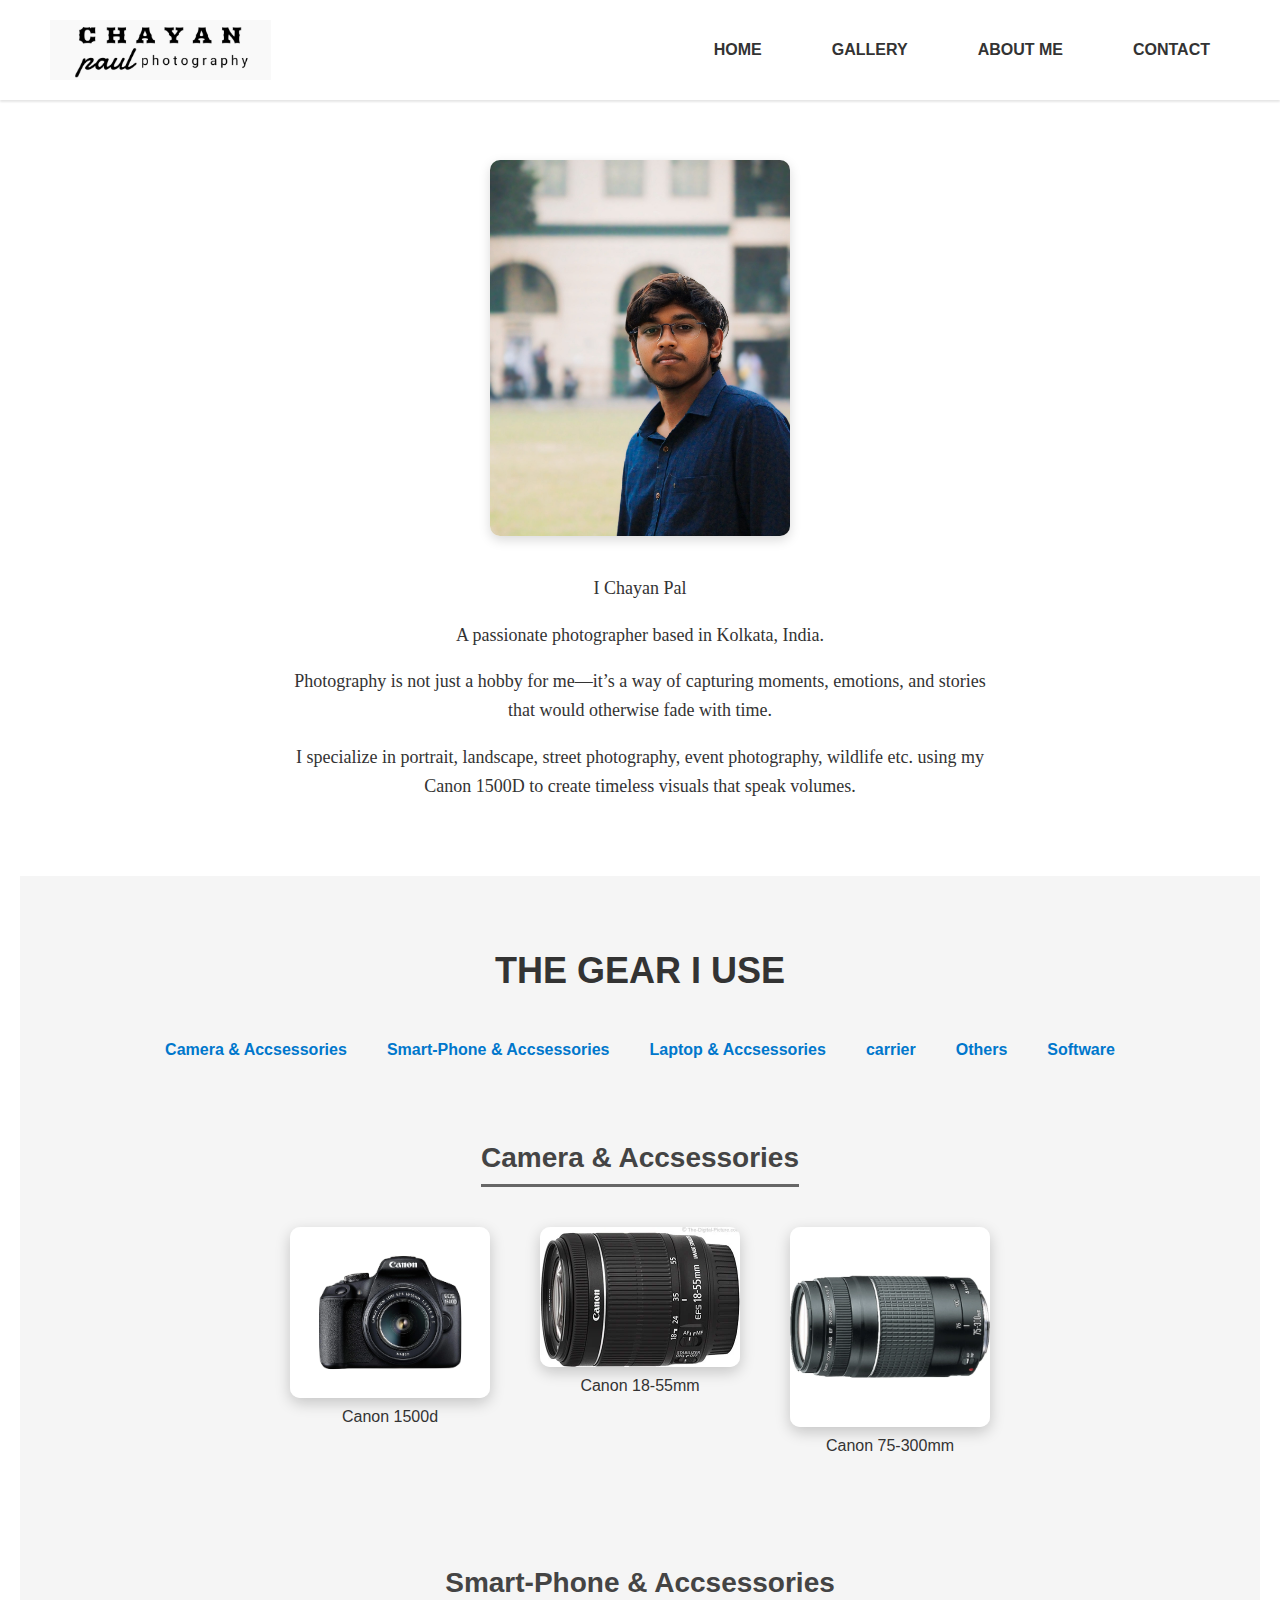
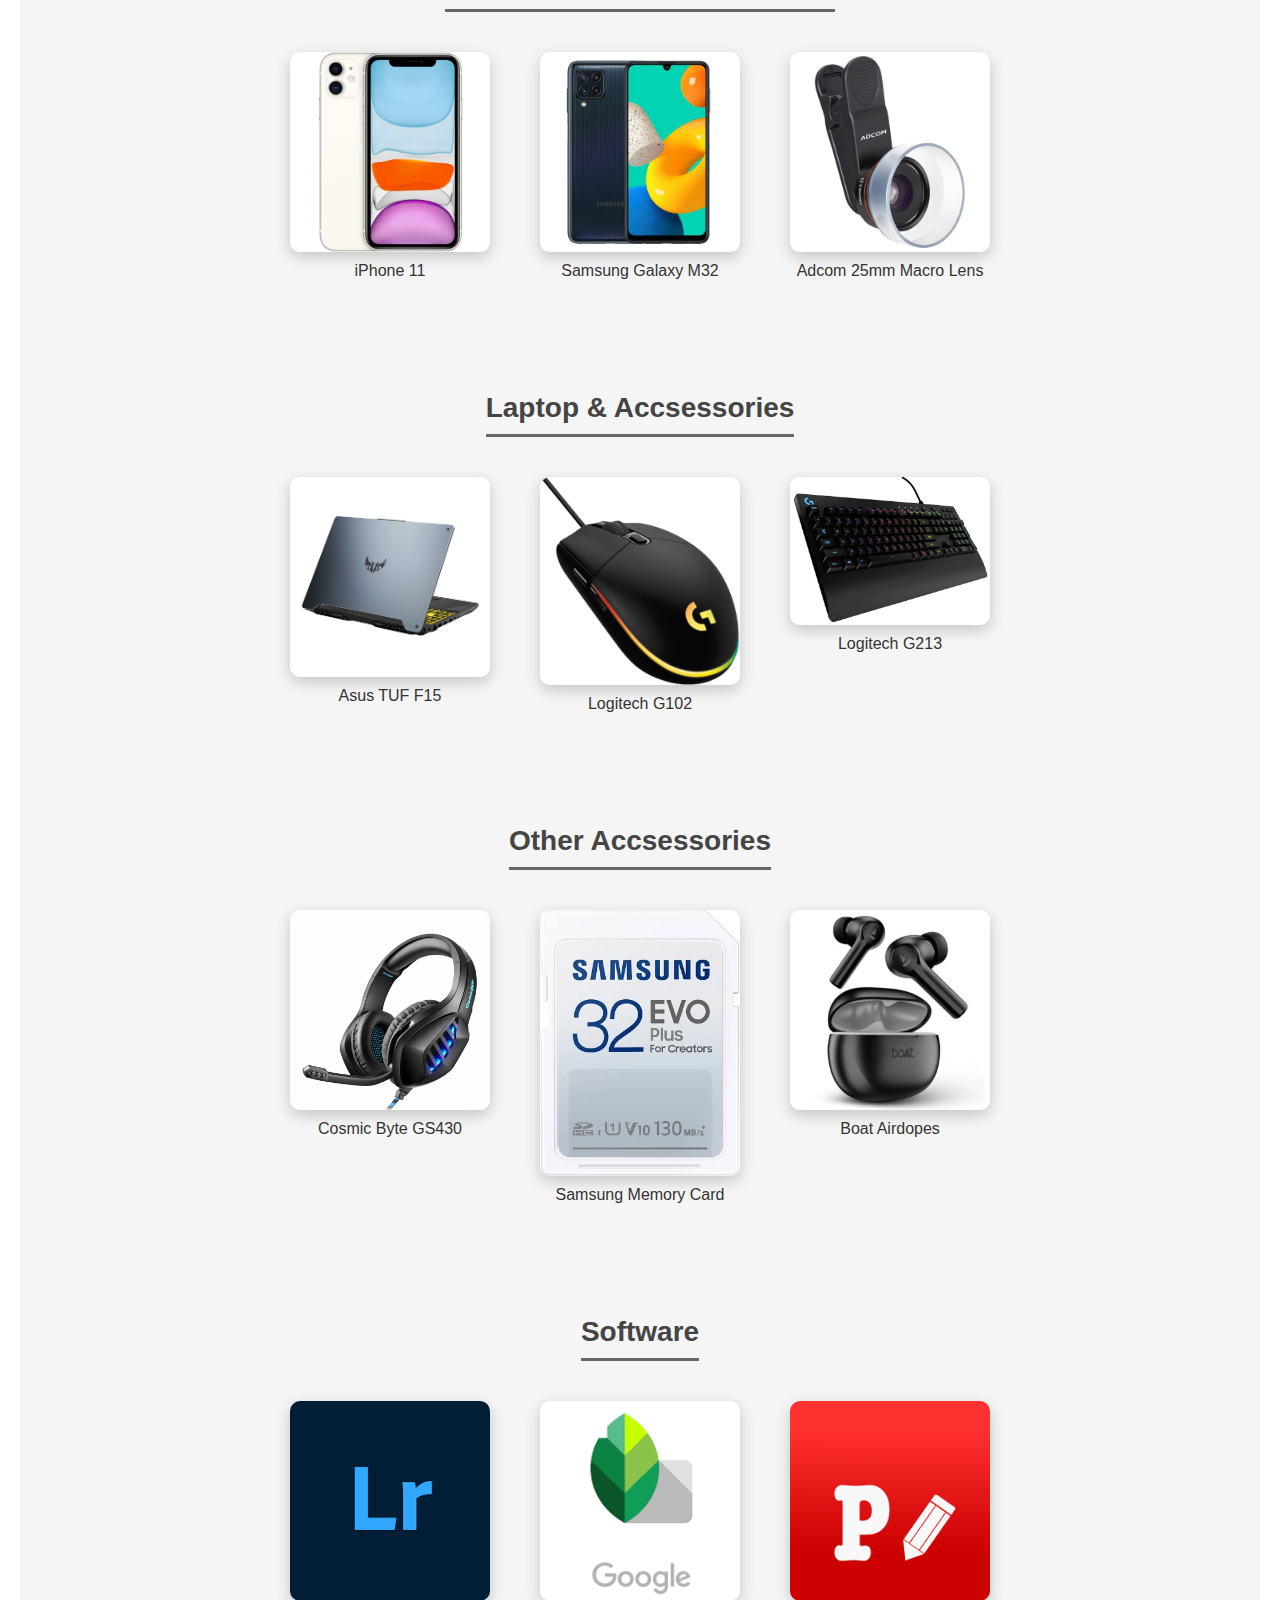
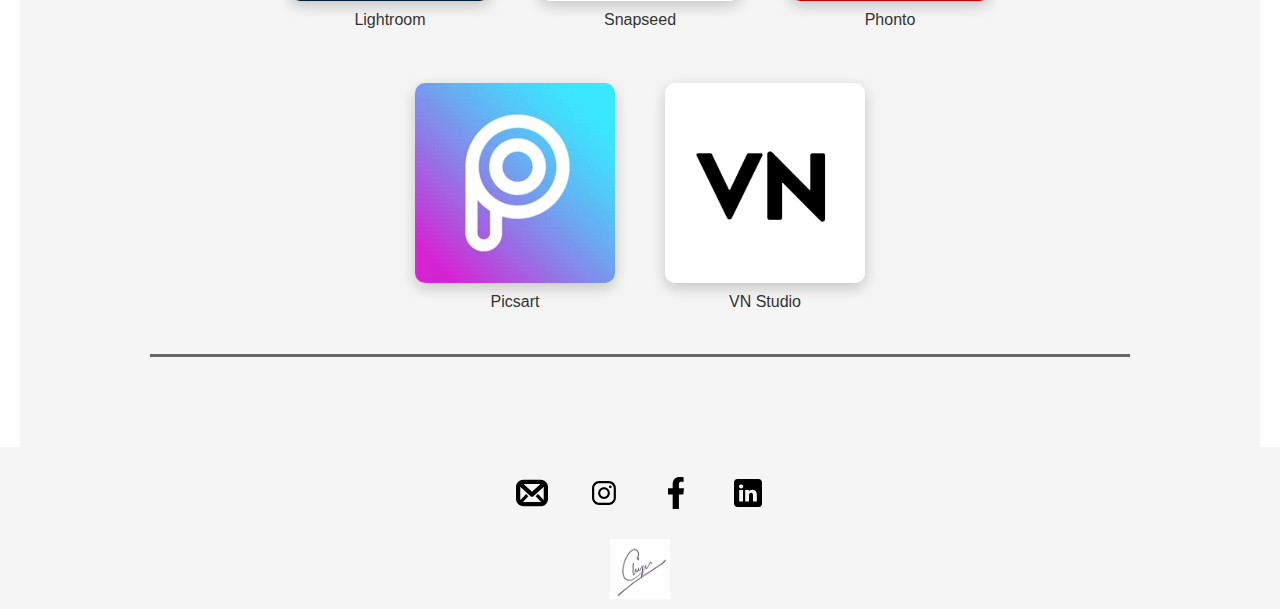
<file: about.html>
<html>
    <head>
         <link rel="stylesheet" href="about.css"> 
         <link rel="icon" type="image/jpg" href="fav.jpg">
    </head>
    <body>        
        <div id="site">
            <div id="canvas">
                <div id="header-wrapper">
                    <header class="main-header">
                        <div class="logo">
                        <a href="home.html">
                            <img src="home/ori.jpg">
                        </a>
                        </div>
                        <div id="navigation">
                            <nav>
                                <ul>
                                    <li><a href="home.html">HOME</a></li>
                                    <li><a href="gallery.html">GALLERY</a></li>
                                    <li><a href="about.html">ABOUT ME</a></li>
                                    <li><a href="#footer">CONTACT</a></li>
                                </ul>
                            </nav>
                        </div>
                    </header>
                </div>
                <div id="about" class="about-img">
                    <div class="about-image">
                        <img src="aboutpic.jpg" id="ab-img" alt="About Image">
                    </div>
                    <div class="about-text">
                        <p>I Chayan Pal</p>
                        <p>A passionate photographer based in Kolkata, India.</p>
                        <p>Photography is not just a hobby for me—it’s a way of capturing moments, emotions, and stories that would otherwise fade with time.</p>
                        <p>I specialize in portrait, landscape, street photography, event photography, wildlife etc. using my Canon 1500D to create timeless visuals that speak volumes.</p>
                    </div>
                </div>
                <div id="gear">
                    <div>
                        <div class="mygear">
                            <h1>
                                THE GEAR I USE
                                <div>
                                    <nav id="navi">
                                        <ul>
                                            <li><a href="#f">Camera & Accsessories</a></li>
                                            <li><a href="#f2">Smart-Phone & Accsessories</a></li>
                                            <li><a href="#f3">Laptop & Accsessories</a></li>
                                            <li><a href="">carrier</a></li>
                                            <li><a href="#f4">Others</a></li>
                                            <li><a href="#f5">Software</a></li>
                                        </ul>
                                    </nav>
                                </div>
                                <div id="f">
                                    <h1>Camera & Accsessories</h1>
                                    <div>
                                    <div class="img-container"><a href="https://www.flipkart.com/canon-eos-1500d-dslr-camera-body-18-55-mm-ii-lens/p/itm033175ceb4ddd?pid=DLLFAEWE22ZAERXG&lid=LSTDLLFAEWE22ZAERXGWRV3XA&marketplace=FLIPKART&q=canon+1500d&store=jek%2Fp31%2Ftrv&srno=s_1_1&otracker=AS_QueryStore_OrganicAutoSuggest_1_8_na_na_na&otracker1=AS_QueryStore_OrganicAutoSuggest_1_8_na_na_na&fm=organic&iid=dfb6ff63-f468-46f9-9eb9-61ec866c15de.DLLFAEWE22ZAERXG.SEARCH&ppt=pp&ppn=pp&ssid=voxszpdsuo0000001745578349514&qH=c2a86f95fb938cd0"><img src="about/1500d.webp"></a><h2>Canon 1500d</h2></div>
                                    <div class="img-container"><a href="https://www.amazon.in/Canon-18-55mm-3-5-5-6-II-White/dp/B009P6BXR4/ref=sr_1_1?crid=1UF0AQYHLQFGG&dib=eyJ2IjoiMSJ9.[base64].65DR3Tq2rJ793M5jRej2hEHrCt8VKHJQZa6yJtZnSIk&dib_tag=se&keywords=canon+18-55mm+lens&nsdOptOutParam=true&qid=1745578470&sprefix=canon+18-55%2Caps%2C306&sr=8-1"><img src="about/18-55.webp"></a><h2>Canon 18-55mm </h2></div>
                                    <div class="img-container"><a href="https://www.amazon.in/Canon-75-300-4-5-6-Telephoto-Cameras/dp/B00004THD0/ref=sr_1_4?crid=1UF0AQYHLQFGG&dib=eyJ2IjoiMSJ9.[base64].65DR3Tq2rJ793M5jRej2hEHrCt8VKHJQZa6yJtZnSIk&dib_tag=se&keywords=canon%2B18-55mm%2Blens&nsdOptOutParam=true&qid=1745578470&sprefix=canon%2B18-55%2Caps%2C306&sr=8-4&th=1 "><img src="about/75-300.webp"></a><h2>Canon 75-300mm </h2></div>
                                </div>
                            </div>
                                <div id="f2">
                                    <h1>Smart-Phone & Accsessories</h1>
                                    <div>
                                    <div class="img-container"><a href="https://www.flipkart.com/apple-iphone-11-white-64-gb/p/itmfc6a7091eb20b?pid=MOBFWQ6BVWVEH3XE&lid=LSTMOBFWQ6BVWVEH3XEMXQMLO&marketplace=FLIPKART"><img src="about/Apple-iPhone-11-White-ps1.webp"></a><h2>iPhone 11</h2></div>
                                    <div class="img-container"><a href="https://www.flipkart.com/samsung-galaxy-m32-black-128-gb/p/itm77d1ed8f6add7?pid=MOBGHDXF5NSPFNUY&lid=LSTMOBGHDXF5NSPFNUYGYU6DR&marketplace=FLIPKART&q=samsung+galaxy+m32+4g&store=tyy%2F4io&srno=s_1_2&otracker=AS_QueryStore_OrganicAutoSuggest_2_18_na_na_ps&otracker1=AS_QueryStore_OrganicAutoSuggest_2_18_na_na_ps&fm=Search&iid=8d71f563-f920-4965-9eea-d6186e7edfdc.MOBGHDXF5NSPFNUY.SEARCH&ppt=None&ppn=None&ssid=weveom6yow0000001745578679069&qH=929f8a429cb3b98f"><img src="about/m32.webp"></a><h2>Samsung Galaxy M32</h2></div>
                                    <div class="img-container"><a href="https://www.amazon.in/Adcom-Professional-Photography-Compatible-Smartphones/dp/B07PDMDCWV/ref=sr_1_1_sspa?crid=37SJ0ALUJK3SH&dib=eyJ2IjoiMSJ9.YzVJGAf-re7kuxfyyGj5Z034BCD-g9yCO_HBiGA3m36Y6oqPIiDIUqjZiOS2Ag1Os3pstUWgC67daCdzzK6e24yUTqF8A_GghTn6v_8WHJMK70U0fOsUQhzFHQ-yY7oh.aCk5MTo76QsjrvVNtzSmEPkezwbFqyAIntJ9hepV9fM&dib_tag=se&keywords=adcom+25mm&qid=1745578771&sprefix=adcom+25%2Caps%2C316&sr=8-1-spons&sp_csd=d2lkZ2V0TmFtZT1zcF9hdGY&psc=1"><img src="about/adcom.jpg"></a><h2>Adcom 25mm Macro Lens</h2></div>
                                </div>
                            </div>
                                <div id="f3">
                                    <h1>Laptop & Accsessories</h1>
                                    <div>
                                    <div class="img-container"><a href="https://www.amazon.in/ASUS-15-6-inch-i5-10300H-SSDWindows-FX566LH-BQ275T/dp/B096VJ2J4P/ref=sr_1_5?crid=1V1VEDOQ8FZOI&dib=eyJ2IjoiMSJ9.[base64].mNzgLwtWBYnjvZKSM34nACwZA-uysENFwH-oOI-fRf8&dib_tag=se&keywords=asus+tuf+f15+gtx+1650+ti&nsdOptOutParam=true&qid=1745578854&sprefix=asus+tuf+f15+gtx%2Caps%2C291&sr=8-5"><img src="about/laptop.jpg"></a><h2>Asus TUF F15</h2></div>
                                    <div class="img-container"><a href="https://www.amazon.in/Logitech-G102-Customizable-Lighting-Programmable/dp/B08LT9BMPP/ref=sr_1_3?crid=3AVD8K1SEATRE&dib=eyJ2IjoiMSJ9.[base64].nV32WJyvJsI1e_MsamHzI4nJPzHaB44NBiya1M2nR50&dib_tag=se&keywords=logitech%2Bg102%2Bmouse&qid=1745578918&sprefix=logitech%2Caps%2C247&sr=8-3&th=1"><img src="about/logi-mouse.jpg"></a><h2>Logitech G102</h2></div>
                                    <div class="img-container"><a href="https://www.amazon.in/Logitech-LIGHTSYNC-Spill-Resistant-Customizable-Multi-Media/dp/B01K48R5V4/ref=sr_1_3?crid=131HNR6GY6IBC&dib=eyJ2IjoiMSJ9.[base64].eJqrwFILquVtCGFHgWwYsUwU0sNYvh-hJAMJYhYQ2y4&dib_tag=se&keywords=logitech%2Bg213&qid=1745578949&sprefix=logitech%2Bg21%2Caps%2C293&sr=8-3&th=1"><img src="about/keyboard.jpg"></a><h2>Logitech G213</h2></div>
                                </div>
                            </div>
                                <div id="f4">
                                    <h1>Other Accsessories</h1>
                                    <div>
                                    <div class="img-container"><a href="https://www.amazon.in/Cosmic-Byte-GS430-Microphone-Black/dp/B0859KTNZ8/ref=sr_1_1_sspa?crid=1YFX9FNQ90N6X&dib=eyJ2IjoiMSJ9.[base64].8FXCRRU5Nh2GhFMaYxh-AKNfjp0U26Bjc_6JvahhTMk&dib_tag=se&keywords=cosmic+byte+gs430&qid=1745578981&sprefix=cosmic+byte+gs%2Caps%2C281&sr=8-1-spons&sp_csd=d2lkZ2V0TmFtZT1zcF9hdGY&psc=1"><img src="about/GS430-BLUE.jpg"></a><h2>Cosmic Byte GS430</h2></div>
                                    <div class="img-container"><a href="https://www.flipkart.com/samsung-evo-plus-64-gb-microsdxc-class-10-130-mb-s-memory-card/p/itmcb599cd8a1f60?pid=ACCG9NPXHEGZ2YK8&lid=LSTACCG9NPXHEGZ2YK81MI55U&marketplace=FLIPKART"><img src="about/sdcard.webp"></a><h2>Samsung Memory Card</h2></div>
                                    <div class="img-container"><a href="https://www.flipkart.com/boat-airdopes-supreme-w-4-mics-ai-enx-tech-50-hrs-playback-multi-point-connectivity-bluetooth/p/itm47a93966ad11e?pid=ACCGWU2ABQ3EAUM8&lid=LSTACCGWU2ABQ3EAUM8BCMNOE&marketplace=FLIPKART"><img src="about/airdope-supreme.webp"></a><h2>Boat Airdopes</h2></div>
                                </div>
                            </div>
                                <div id="f5">
                                    <h1>Software</h1>
                                    <div>
                                        <div class="img-container"><img src="about/lightroom.png"><h2>Lightroom</h2></div>
                                        <div class="img-container"><img src="about/snapseed.png"><h2>Snapseed</h2></div>
                                        <div class="img-container"><img src="about/phonto.png"><h2>Phonto</h2></div>
                                   </div>
                                   <div>
                                        <div class="img-container"><img src="about/picsrt.webp"><h2>Picsart</h2></div>
                                        <div class="img-container"><img src="about/vn.png"><h2>VN Studio</h2></div>
                                   </div>
                                </div> 
                            </h1>
                        </div>
                    </div>
                </div>
                <div id="footer">
                    <footer class="footer">
                        <div class="footer-icons">
                            <a href="mailto:palc74277@gmail.com" target="_blank">
                                <img src="icons/email-svgrepo-com.svg" alt="Email" class="footer-icon">
                            </a>
                            <a href="https://www.instagram.com/paul.shutterbug?igsh=NXc1aW14c2htNmQ2" target="_blank">
                                <img src="icons/instagram-logo-facebook-2-svgrepo-com.svg" alt="Instagram" class="footer-icon">
                            </a>
                            <a href="https://www.facebook.com/chayan.chootu?mibextid=ZbWKwL" target="_blank">
                                <img src="icons/facebook-176-svgrepo-com.svg" alt="Facebook" class="footer-icon">
                            </a>
                            <a href="https://www.linkedin.com/in/chayan-pal-580058260/" target="_blank">
                                <img src="icons/internet-linkedln-media-svgrepo-com.svg" alt="LinkedIn" class="footer-icon">
                            </a>
                        </div>
                        <div class="signature">
                            <a href="" target="blank">
                                <img src="home/ss.jpg" class="sign-img">
                            </a>
                        </div>
                    </footer>
                </div>
            </div>
        </div>
    </body>
</html>
</file>
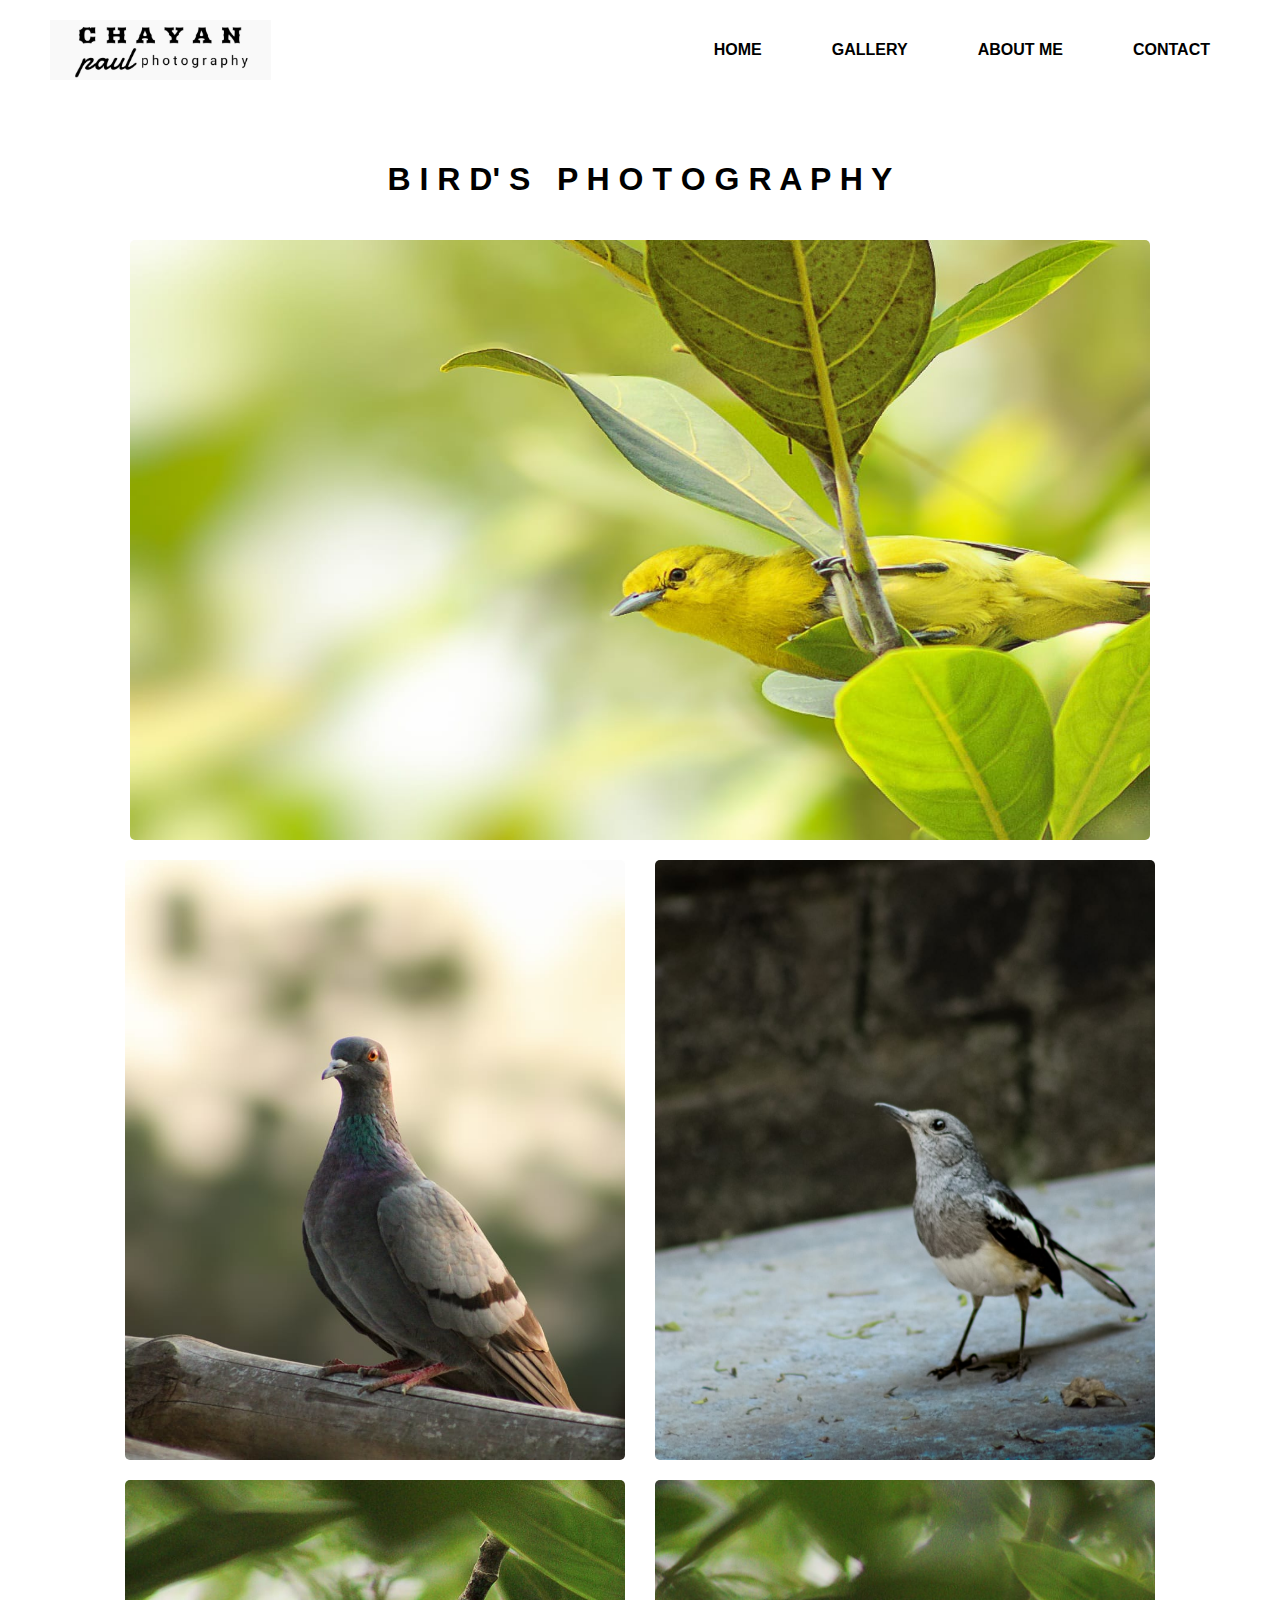
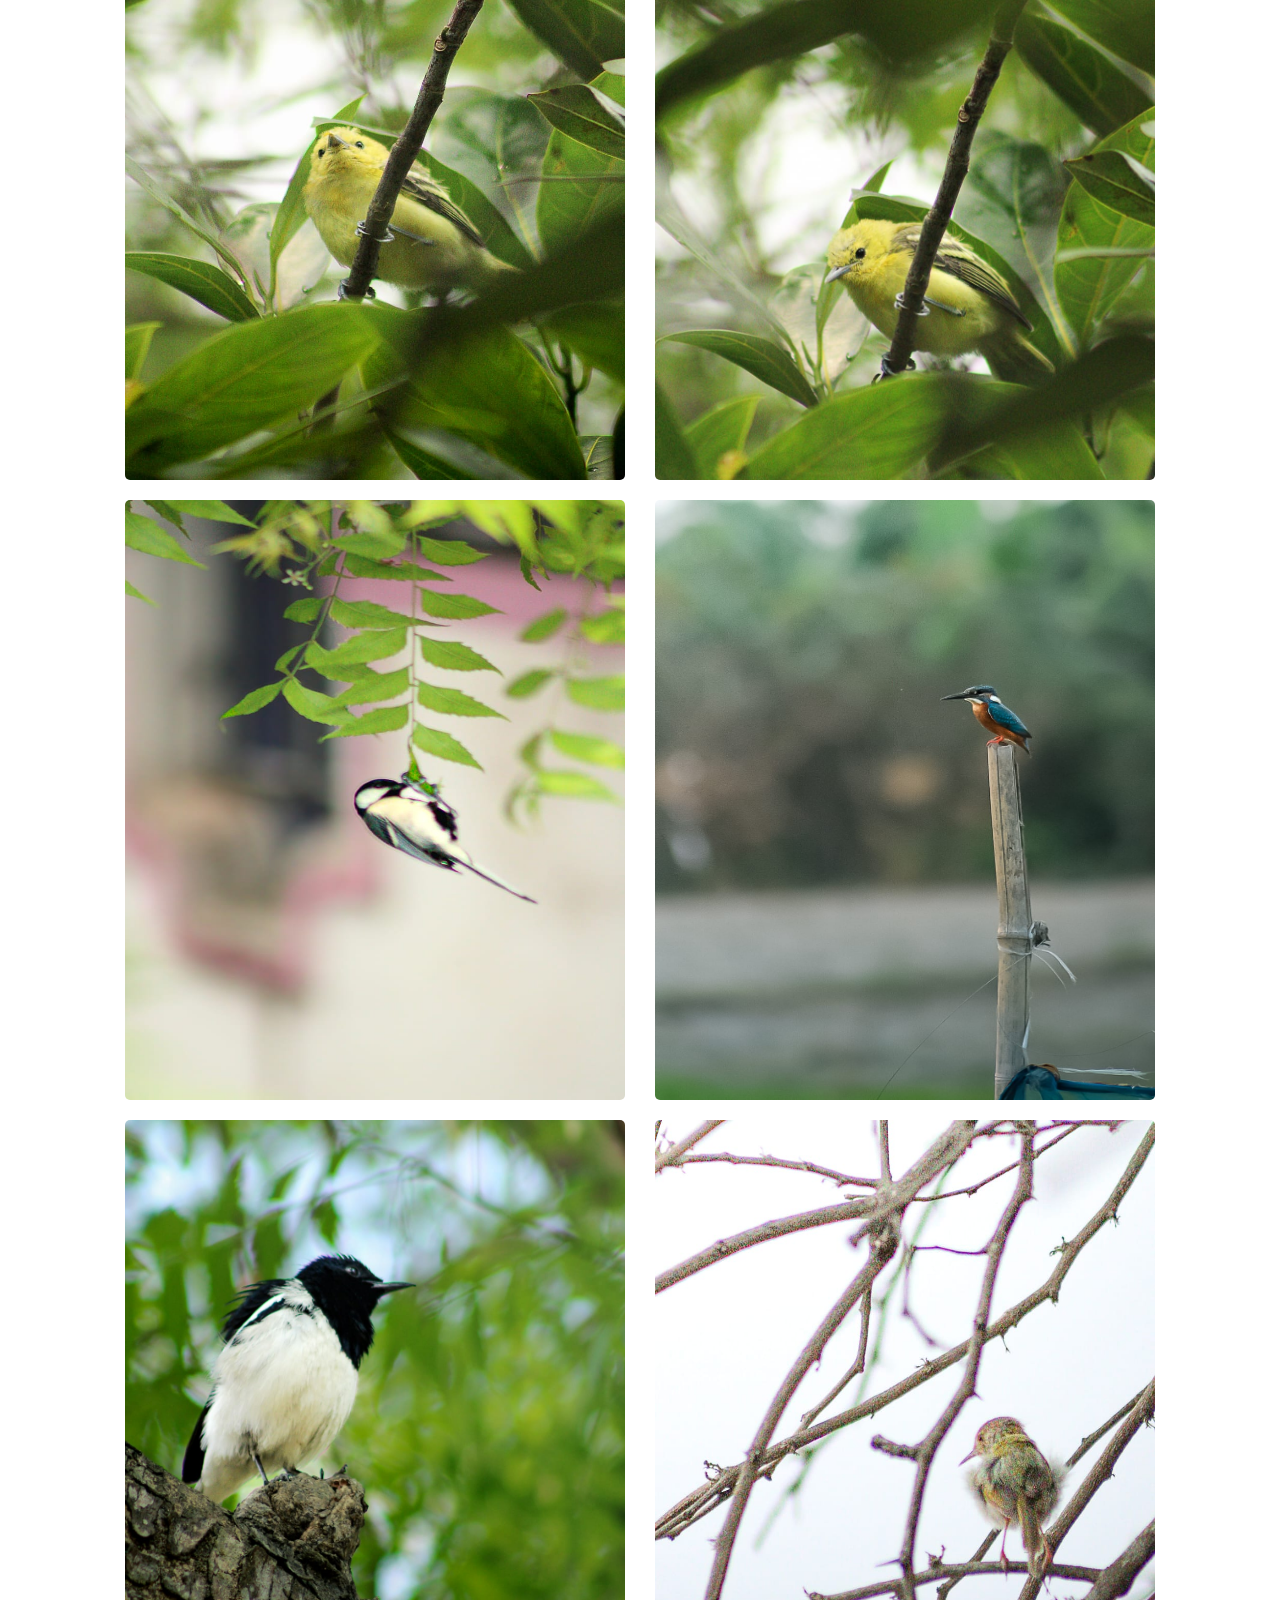
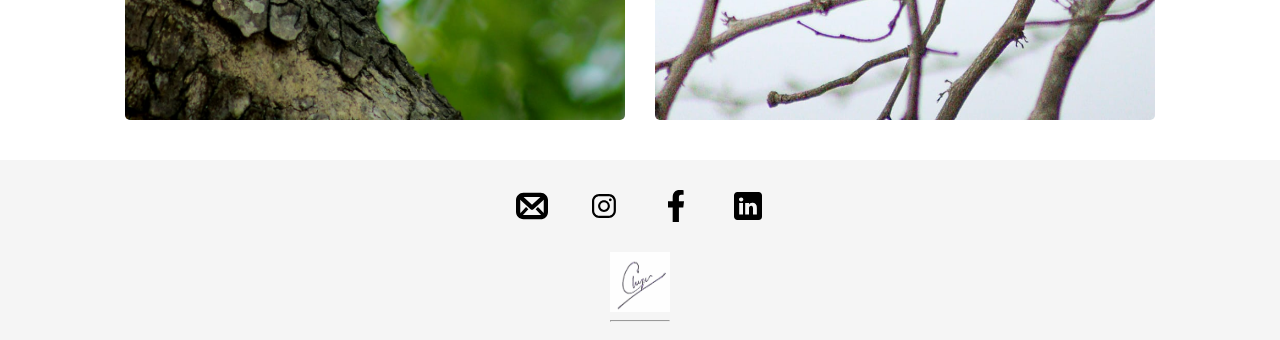
<file: bird.html>
<html>
    <head>
        <title>Gallery</title>
        <link rel="stylesheet" href="bird.css">
        <link rel="icon" type="image/jpg" href="fav.jpg">
    </head>
    <body>
        <div id="site">
            <div id="canvas">
                <div id="header-wrapper">
                    <header class="main-header">
                        <div class="logo">
                        <a href="home.html">
                            <img src="home/ori.jpg">
                        </a>
                        </div>
                        <div id="navigation">
                            <nav>
                                <ul>
                                    <li><a href="home.html">HOME</a></li>
                                    <li><a href="gallery.html">GALLERY</a></li>
                                    <li><a href="about.html">ABOUT ME</a></li>
                                    <li><a href="#footer">CONTACT</a></li>
                                </ul>
                            </nav>
                        </div>
                    </header>
                </div>
                <div id="image">
                    <h1>B I R D' S  &nbsp P H O T O G R A P H Y</h1>
                    <div class="row">
                        <div class="imgg"><img src="bird/1st.jpg"></div>
                    </div>
                    <div class="col">
                        <div class="img-container"><img src="bird/pe.jpg"></div>
                        <div class="img-container"><img src="bird/2.jpg"></div>
                    </div>
                    <div class="col">
                        <div class="img-container"><img src="bird/7.jpg"></div>
                        <div class="img-container"><img src="bird/8.jpg"></div>
                    </div>
                    <div class="col">
                        <div class="img-container"><img src="bird/4.jpg"></div>
                        <div class="img-container"><img src="bird/king.jpg"></div>
                    </div>
                    <div class="col">
                        <div class="img-container"><img src="bird/3.jpg"></div>
                        <div class="img-container"><img src="bird/6.jpg"></div>
                    </div>
                </div>
                
                <div id="footer">
                    <footer class="footer">
                        <div class="footer-icons">
                            <a href="mailto:palc74277@gmail.com" target="_blank">
                                <img src="icons/email-svgrepo-com.svg" alt="Email" class="footer-icon">
                            </a>
                            <a href="https://www.instagram.com/paul.shutterbug?igsh=NXc1aW14c2htNmQ2" target="_blank">
                                <img src="icons/instagram-logo-facebook-2-svgrepo-com.svg" alt="Instagram" class="footer-icon">
                            </a>
                            <a href="https://www.facebook.com/chayan.chootu?mibextid=ZbWKwL" target="_blank">
                                <img src="icons/facebook-176-svgrepo-com.svg" alt="Facebook" class="footer-icon">
                            </a>
                            <a href="https://www.linkedin.com/in/chayan-pal-580058260/" target="_blank">
                                <img src="icons/internet-linkedln-media-svgrepo-com.svg" alt="LinkedIn" class="footer-icon">
                            </a>
                        </div>
                        <div class="signature">
                            <a href="" target="blank">
                                <img src="home/ss.jpg" class="sign-img">
                            </a>
                            <hr style="color: black;">
                        </div>
                        
                    </footer>
                   
                </div>
            </div>
        </div>
    </body>
</html>
</file>
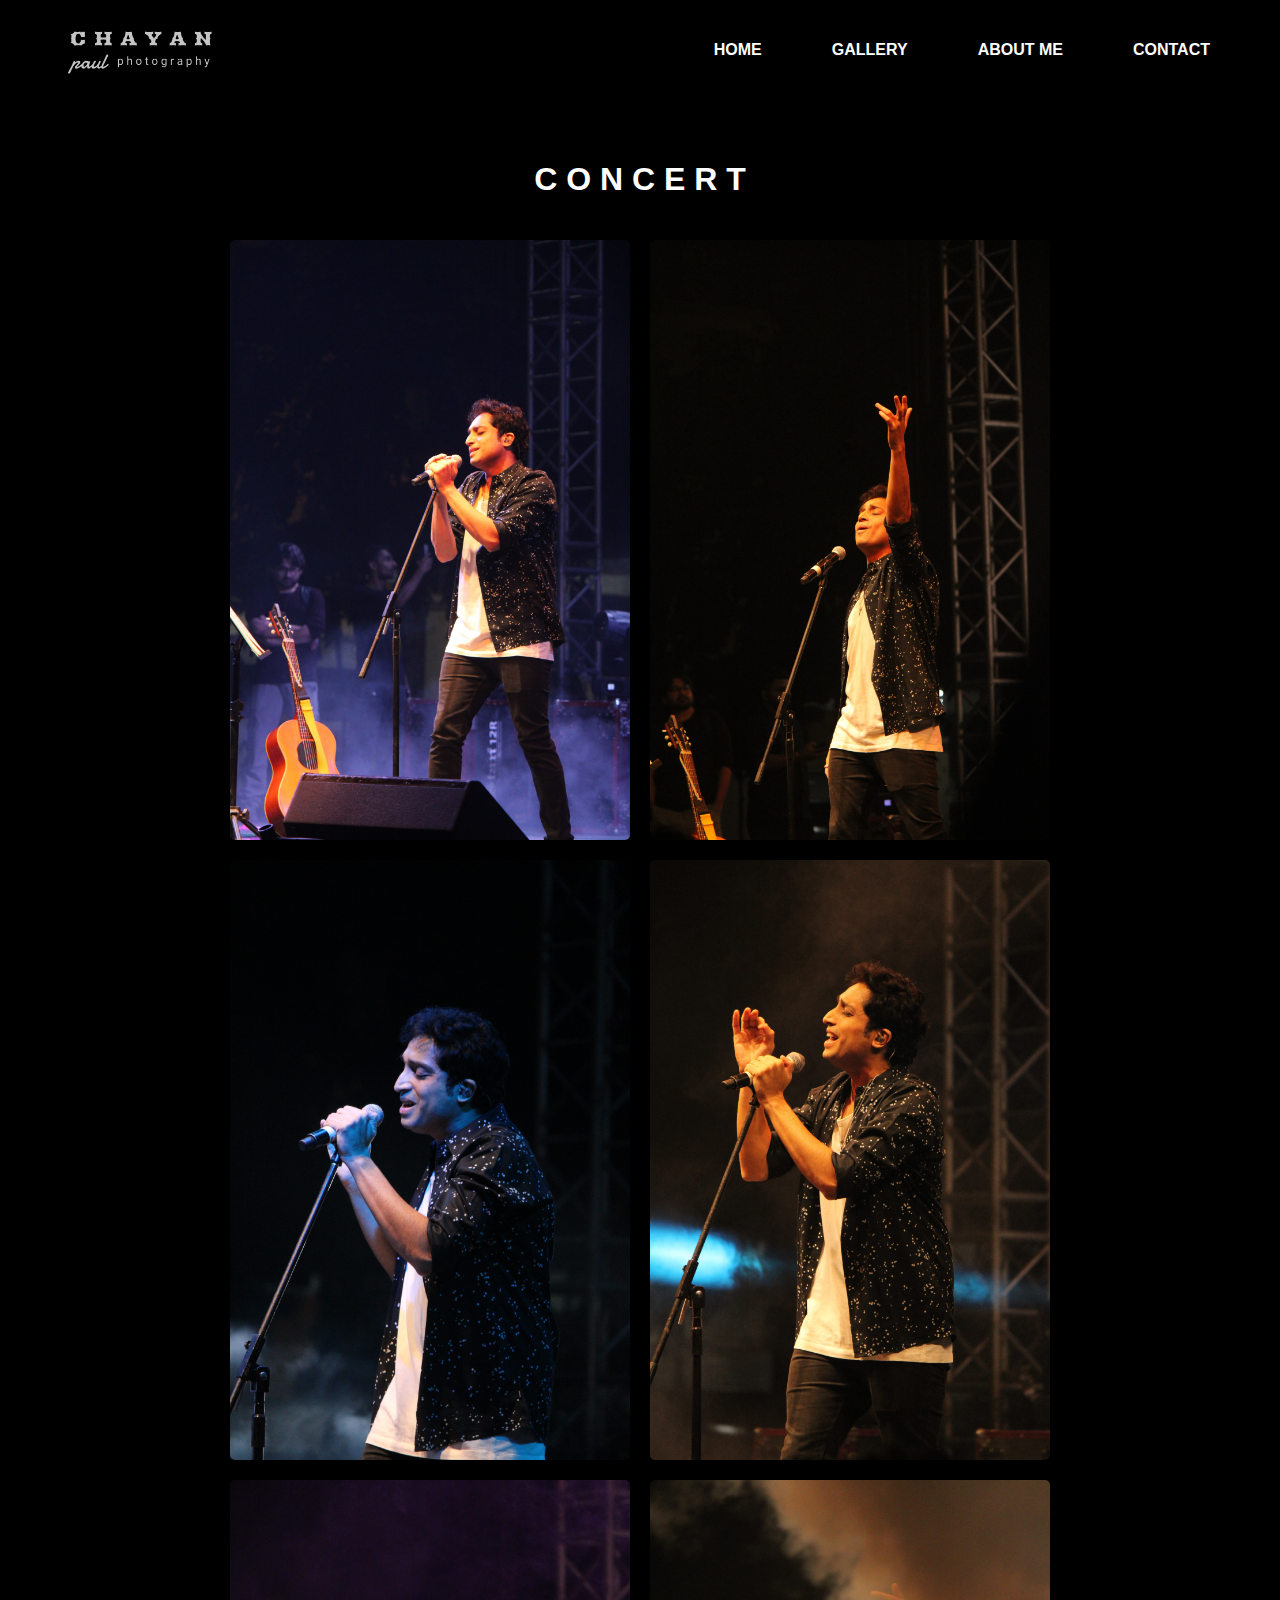
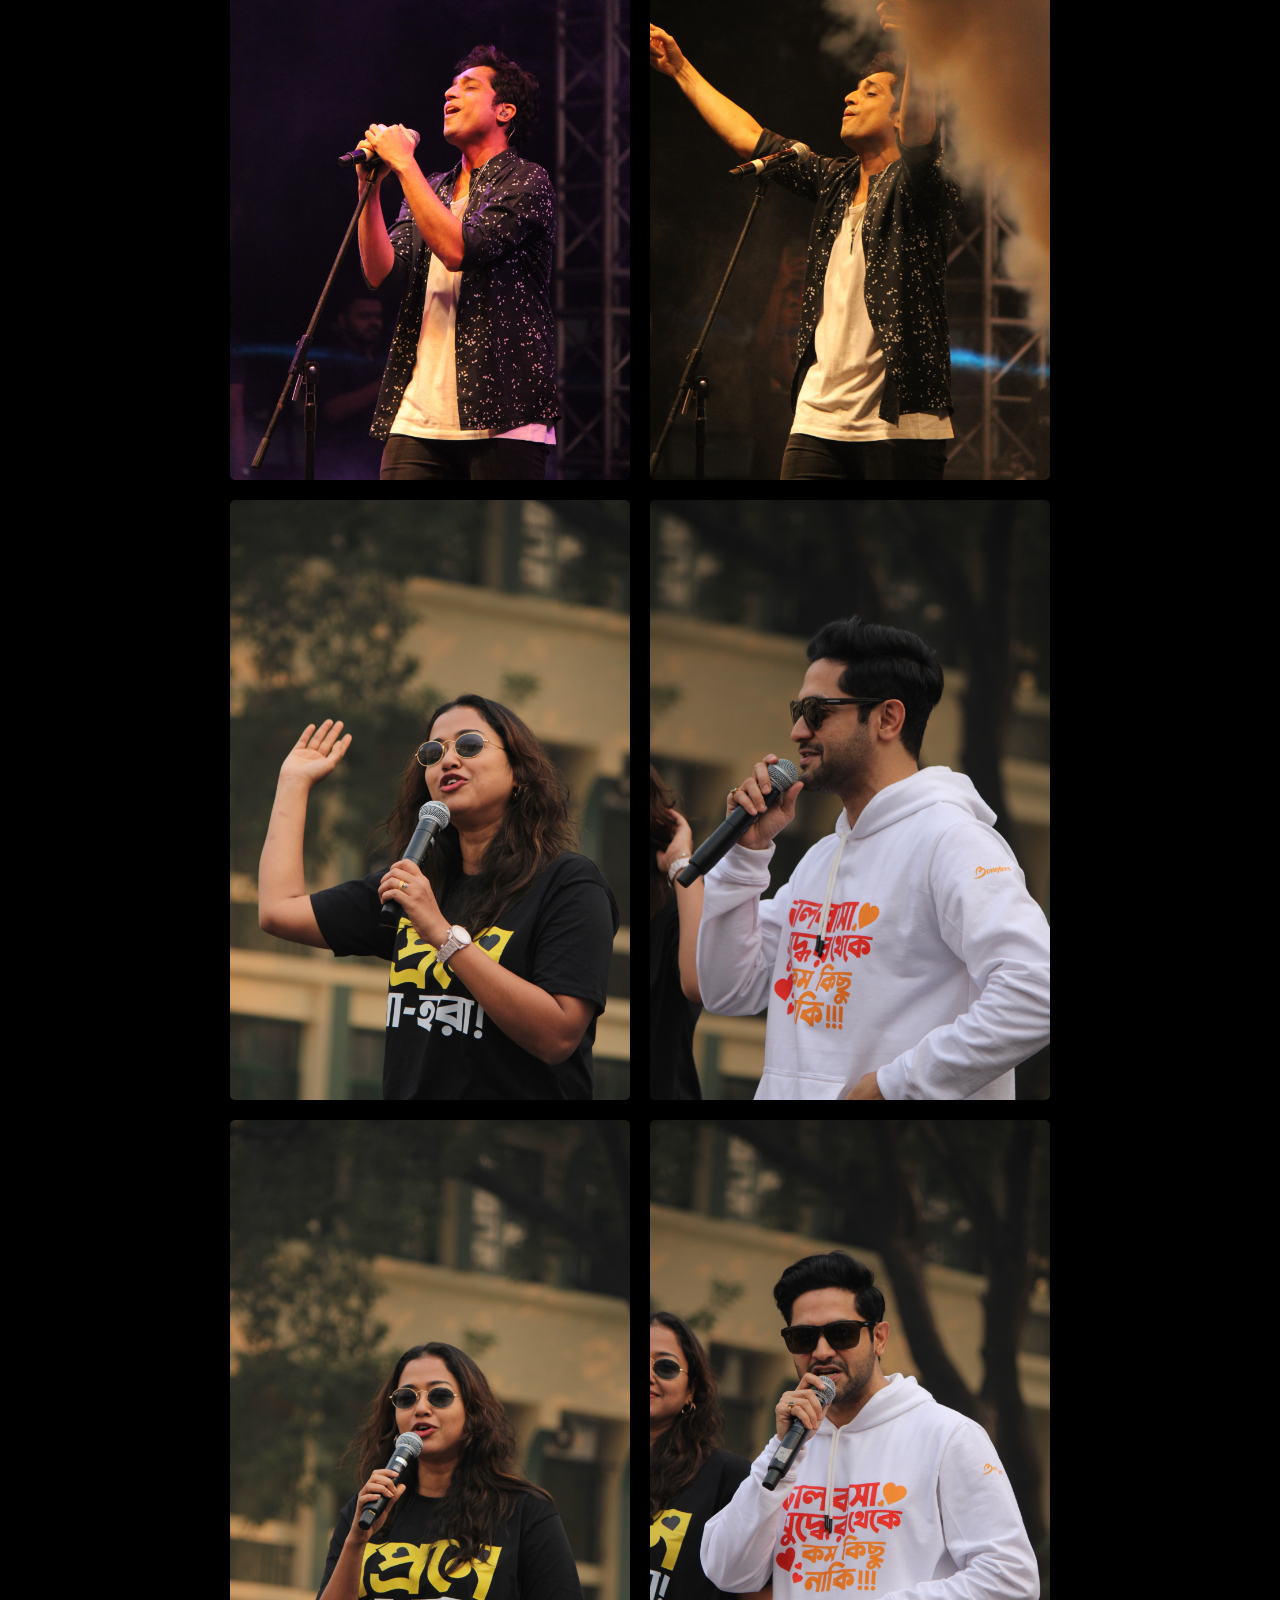
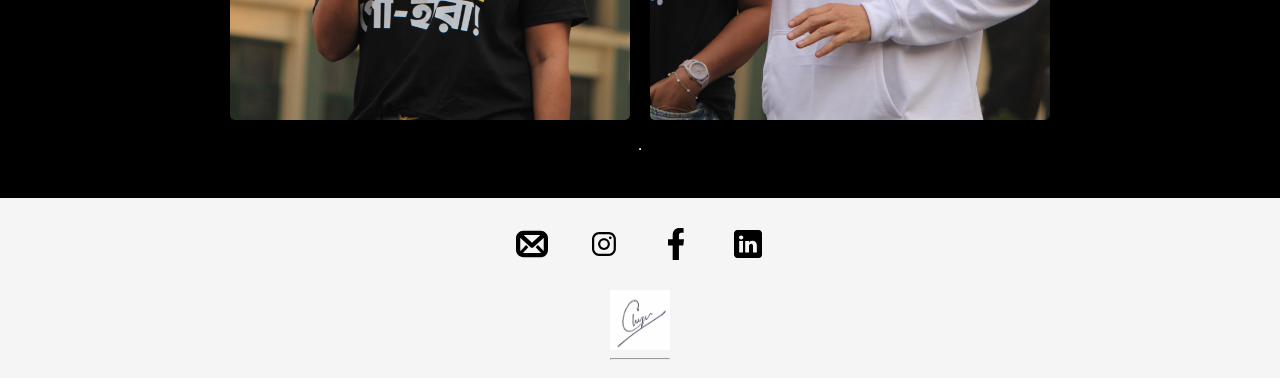
<file: concert.html>
<html>
    <head>
        <title>Gallery</title>
        <link rel="stylesheet" href="concert.css">
        <link rel="icon" type="image/jpg" href="fav.jpg">
    </head>
    <body>
        <div id="site">
            <div id="canvas">
                <div id="header-wrapper">
                    <header class="main-header">
                        <div class="logo">
                        <a href="home.html">
                            <img src="flower/logo-black.jpg">
                        </a>
                        </div>
                        <div id="navigation">
                            <nav>
                                <ul>
                                    <li><a href="home.html">HOME</a></li>
                                    <li><a href="gallery.html">GALLERY</a></li>
                                    <li><a href="about.html">ABOUT ME</a></li>
                                    <li><a href="#footer">CONTACT</a></li>
                                </ul>
                            </nav>
                        </div>
                    </header>
                </div>
                <div id="image">
                    <h1>C O N C E R T</h1>
                    <div class="col">
                        <div class="img-container"><img src="event/n3.jpg"></div>
                        <div class="img-container"><img src="event/n4.jpg"></div>
                    </div>
                    <div class="col">
                        <div class="img-container"><img src="event/n6.jpg"></div>
                        <div class="img-container"><img src="event/n1.jpg"></div>
                    </div>
                    <div class="col">
                        <div class="img-container"><img src="event/n5.jpg"></div>
                        <div class="img-container"><img src="event/n2.jpg"></div>
                    </div>
                    <div class="col">
                        <div class="img-container"><img src="event/s2.jpg"></div>
                        <div class="img-container"><img src="event/v3.jpg"></div>
                    </div>
                    <div class="col">
                        <div class="img-container"><img src="event/s3.jpg"></div>
                        <div class="img-container"><img src="event/v2.jpg"></div>
                    </div>
                    <hr style="color: white;">
                </div>
                
                <div id="footer">
                    <footer class="footer">
                        <div class="footer-icons">
                            <a href="mailto:palc74277@gmail.com" target="_blank">
                                <img src="icons/email-svgrepo-com.svg" alt="Email" class="footer-icon">
                            </a>
                            <a href="https://www.instagram.com/paul.shutterbug?igsh=NXc1aW14c2htNmQ2" target="_blank">
                                <img src="icons/instagram-logo-facebook-2-svgrepo-com.svg" alt="Instagram" class="footer-icon">
                            </a>
                            <a href="https://www.facebook.com/chayan.chootu?mibextid=ZbWKwL" target="_blank">
                                <img src="icons/facebook-176-svgrepo-com.svg" alt="Facebook" class="footer-icon">
                            </a>
                            <a href="https://www.linkedin.com/in/chayan-pal-580058260/" target="_blank">
                                <img src="icons/internet-linkedln-media-svgrepo-com.svg" alt="LinkedIn" class="footer-icon">
                            </a>
                        </div>
                        <div class="signature">
                            <a href="" target="blank">
                                <img src="home/ss.jpg" class="sign-img">
                            </a>
                            <hr style="color: black;">
                        </div>
                        
                    </footer>
                   
                </div>
            </div>
        </div>
    </body>
</html>
</file>
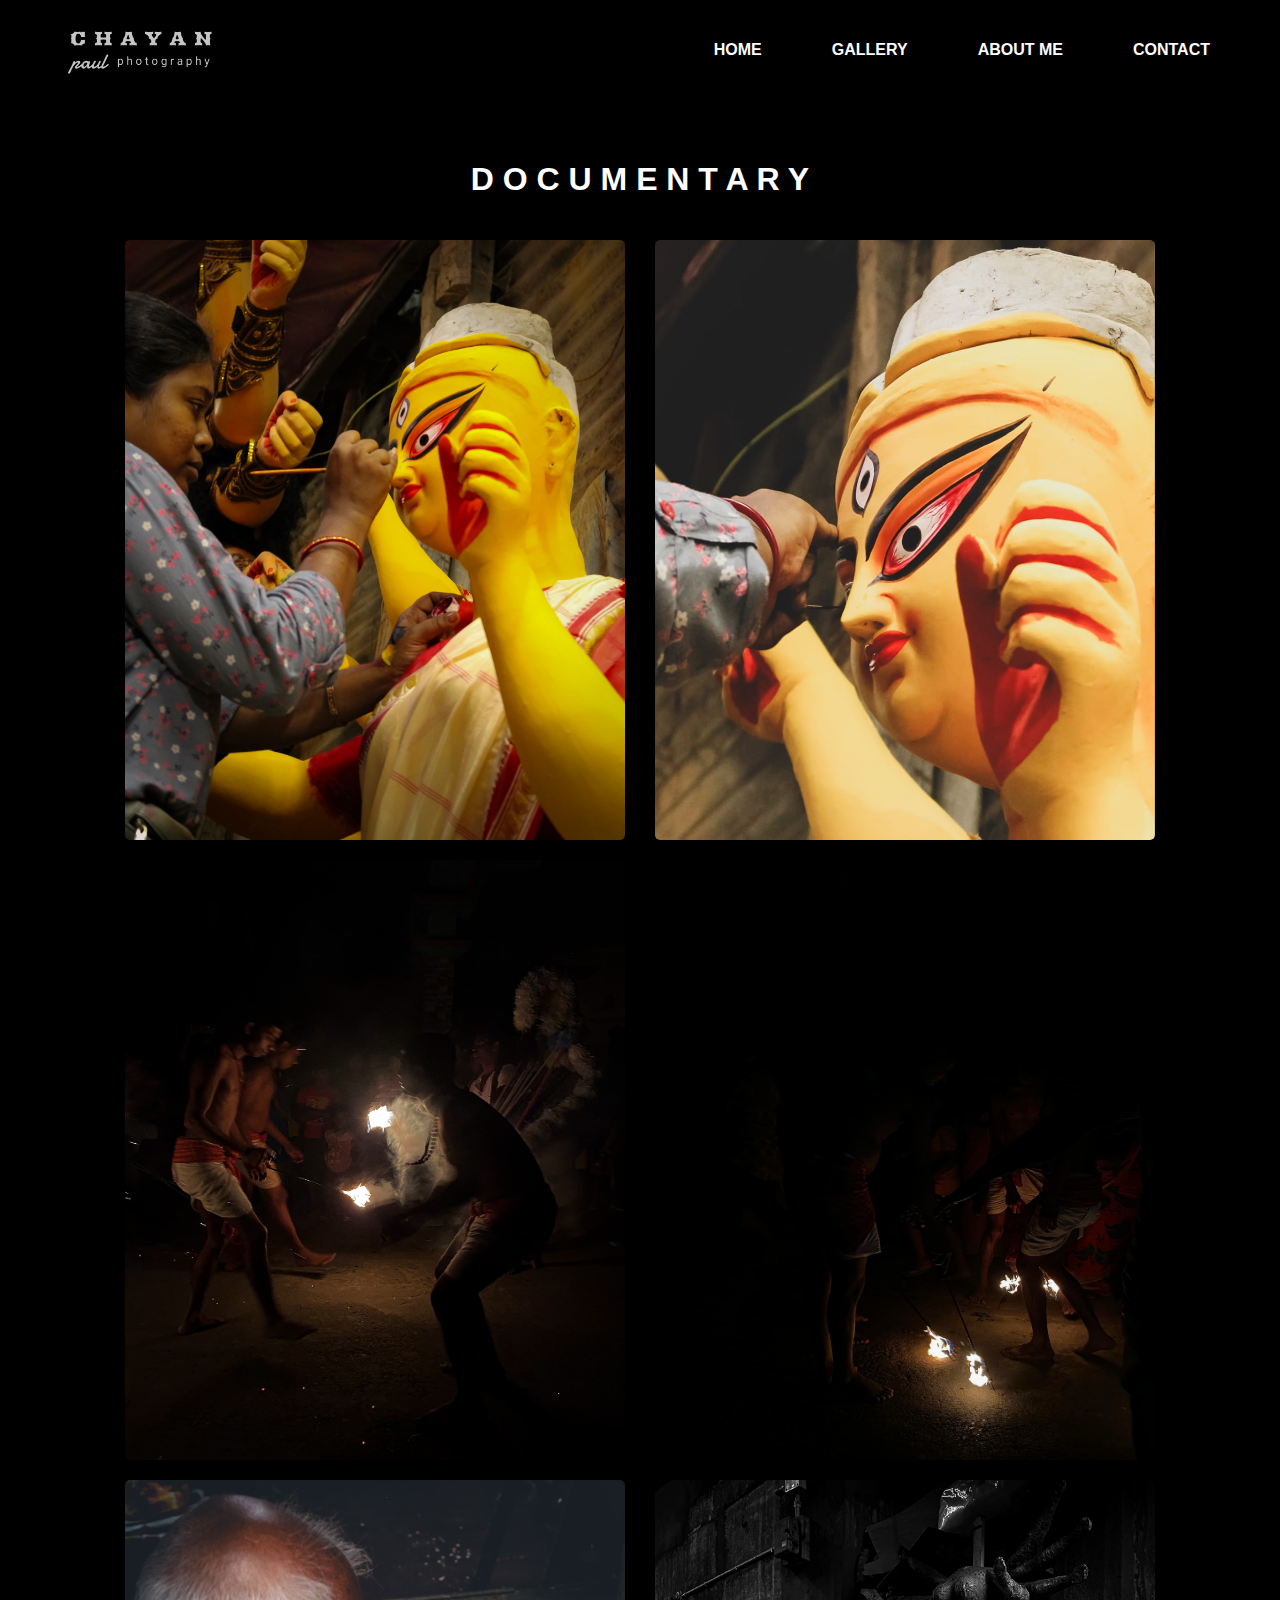
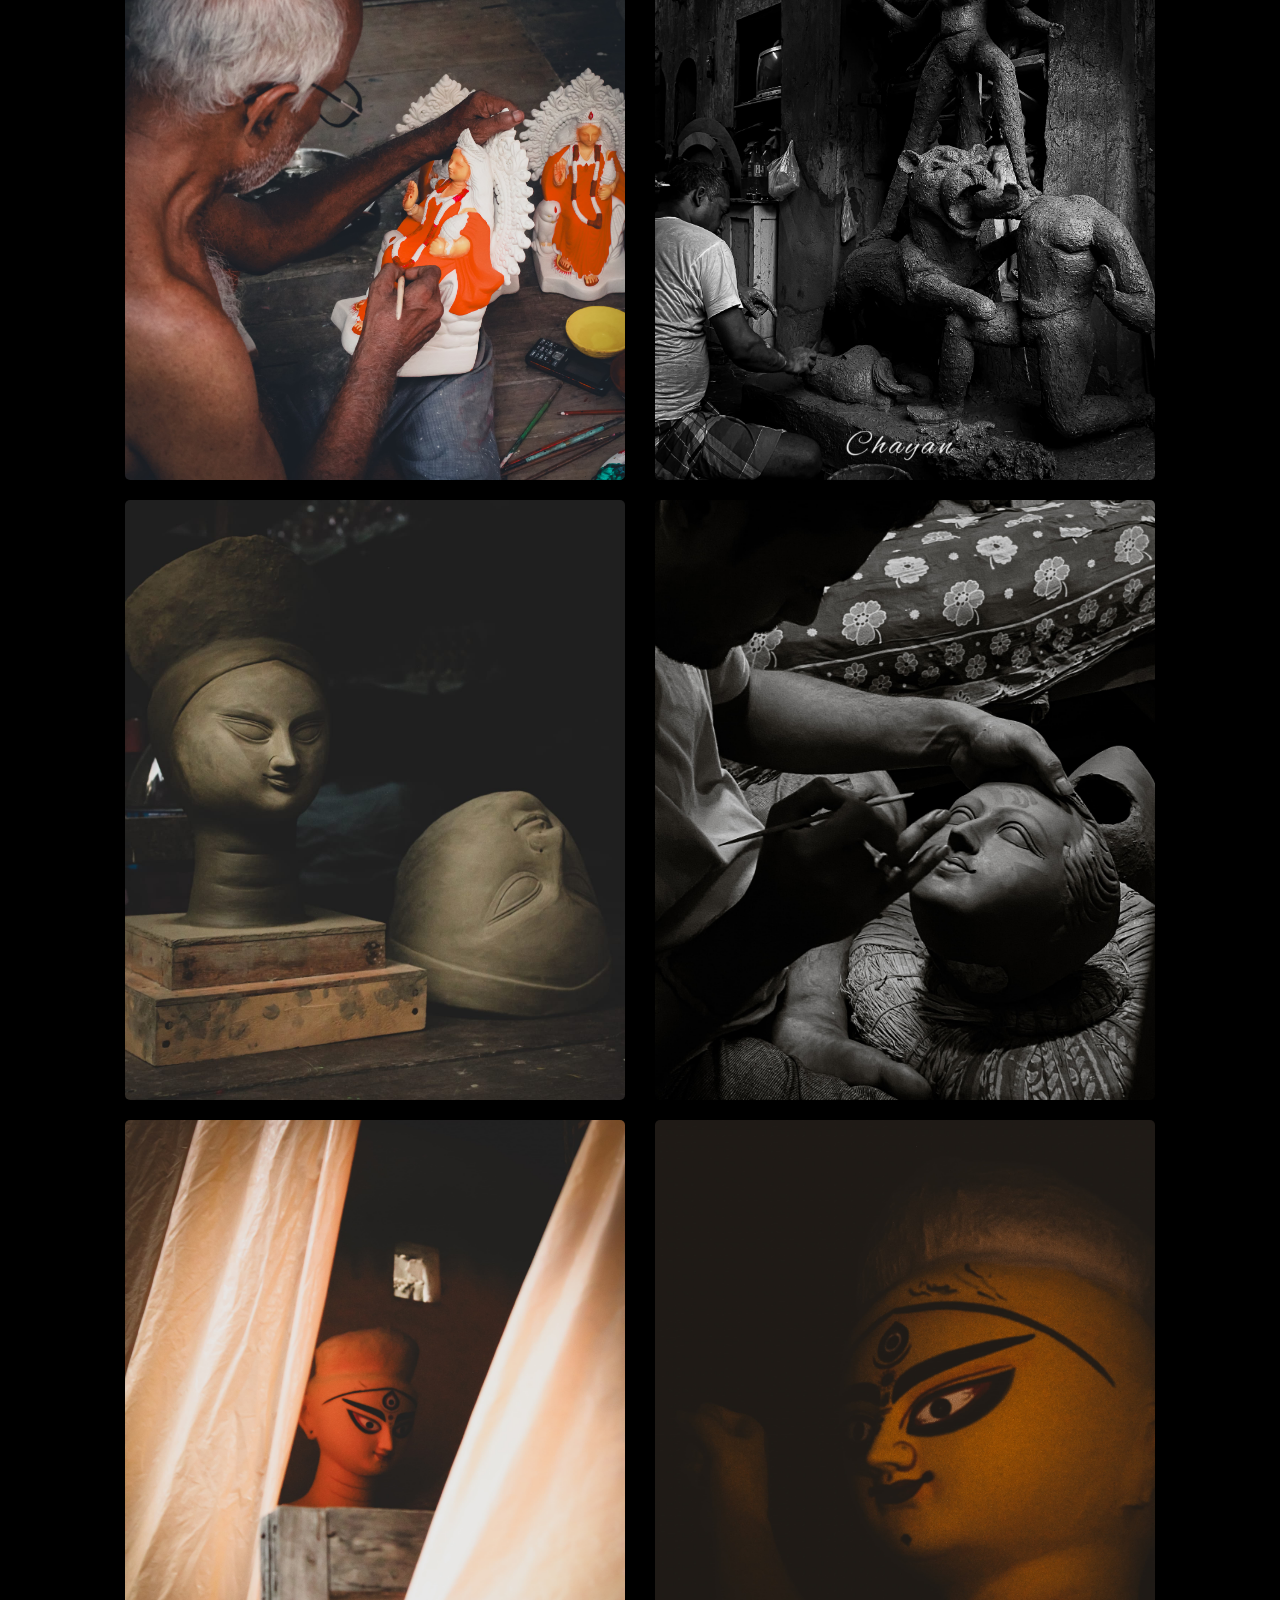
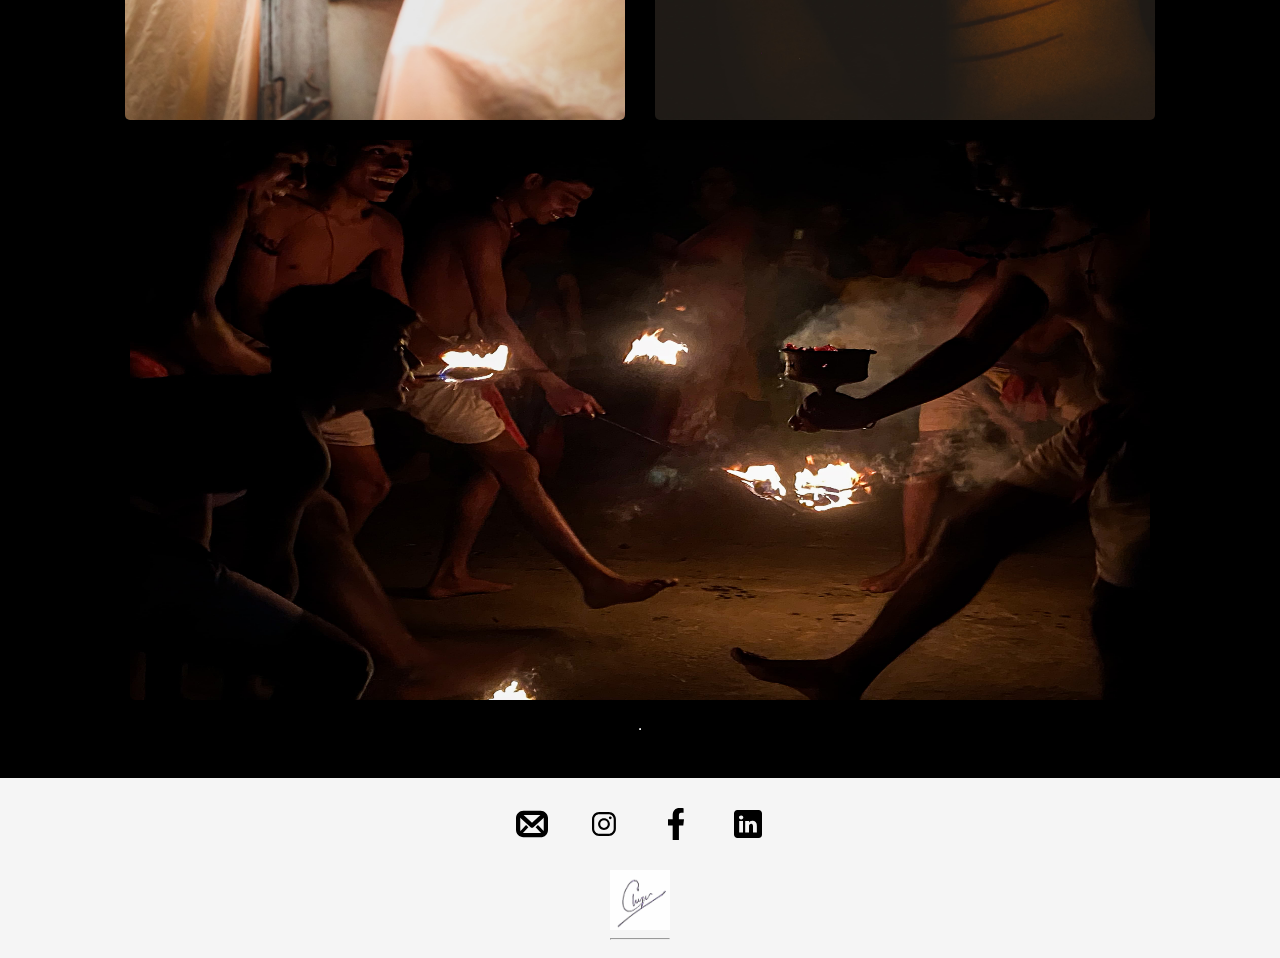
<file: documentary.html>
<html>
    <head>
        <title>Gallery</title>
        <link rel="stylesheet" href="documentary.css">
        <link rel="icon" type="image/jpg" href="fav.jpg">
    </head>
    <body>
        <div id="site">
            <div id="canvas">
                <div id="header-wrapper">
                    <header class="main-header">
                        <div class="logo">
                        <a href="home.html">
                            <img src="flower/logo-black.jpg">
                        </a>
                        </div>
                        <div id="navigation">
                            <nav>
                                <ul>
                                    <li><a href="home.html">HOME</a></li>
                                    <li><a href="gallery.html">GALLERY</a></li>
                                    <li><a href="about.html">ABOUT ME</a></li>
                                    <li><a href="#footer">CONTACT</a></li>
                                </ul>
                            </nav>
                        </div>
                    </header>
                </div>
                <div id="image">
                    <h1>D O C U M E N T A R Y</h1>
                    <div class="col">
                        <div class="img-container"><img src="img/doc3.jpg"></div>
                        <div class="img-container"><img src="img/doc10.jpg"></div>
                    </div>
                    <div class="col">
                        <div class="img-container"><img src="img/doc6.jpg"></div>
                        <div class="img-container"><img src="img/doc5.jpg"></div>
                    </div>
                    <div class="col">
                        <div class="img-container"><img src="img/doc4.jpg"></div>
                        <div class="img-container"><img src="img/doc9.jpg"></div>
                    </div>
                    <div class="col">
                        <div class="img-container"><img src="img/doc11.jpg"></div>
                        <div class="img-container"><img src="img/doc12.jpg"></div>
                    </div>
                    <div class="col">
                        <div class="img-container"><img src="img/doc8.jpg"></div>
                        <div class="img-container"><img src="img/doc7.jpg"></div>
                    </div>
                    <div class="row">                      
                            <div class="imgg"><img src="img/doc1.jpg"></div>                        
                    </div>
                    
                    <hr style="color: white;">
                </div>
                
                <div id="footer">
                    <footer class="footer">
                        <div class="footer-icons">
                            <a href="mailto:palc74277@gmail.com" target="_blank">
                                <img src="icons/email-svgrepo-com.svg" alt="Email" class="footer-icon">
                            </a>
                            <a href="https://www.instagram.com/paul.shutterbug?igsh=NXc1aW14c2htNmQ2" target="_blank">
                                <img src="icons/instagram-logo-facebook-2-svgrepo-com.svg" alt="Instagram" class="footer-icon">
                            </a>
                            <a href="https://www.facebook.com/chayan.chootu?mibextid=ZbWKwL" target="_blank">
                                <img src="icons/facebook-176-svgrepo-com.svg" alt="Facebook" class="footer-icon">
                            </a>
                            <a href="https://www.linkedin.com/in/chayan-pal-580058260/" target="_blank">
                                <img src="icons/internet-linkedln-media-svgrepo-com.svg" alt="LinkedIn" class="footer-icon">
                            </a>
                        </div>
                        <div class="signature">
                            <a href="" target="blank">
                                <img src="home/ss.jpg" class="sign-img">
                            </a>
                            <hr style="color: black;">
                        </div>
                        
                    </footer>
                   
                </div>
            </div>
        </div>
    </body>
</html>
</file>
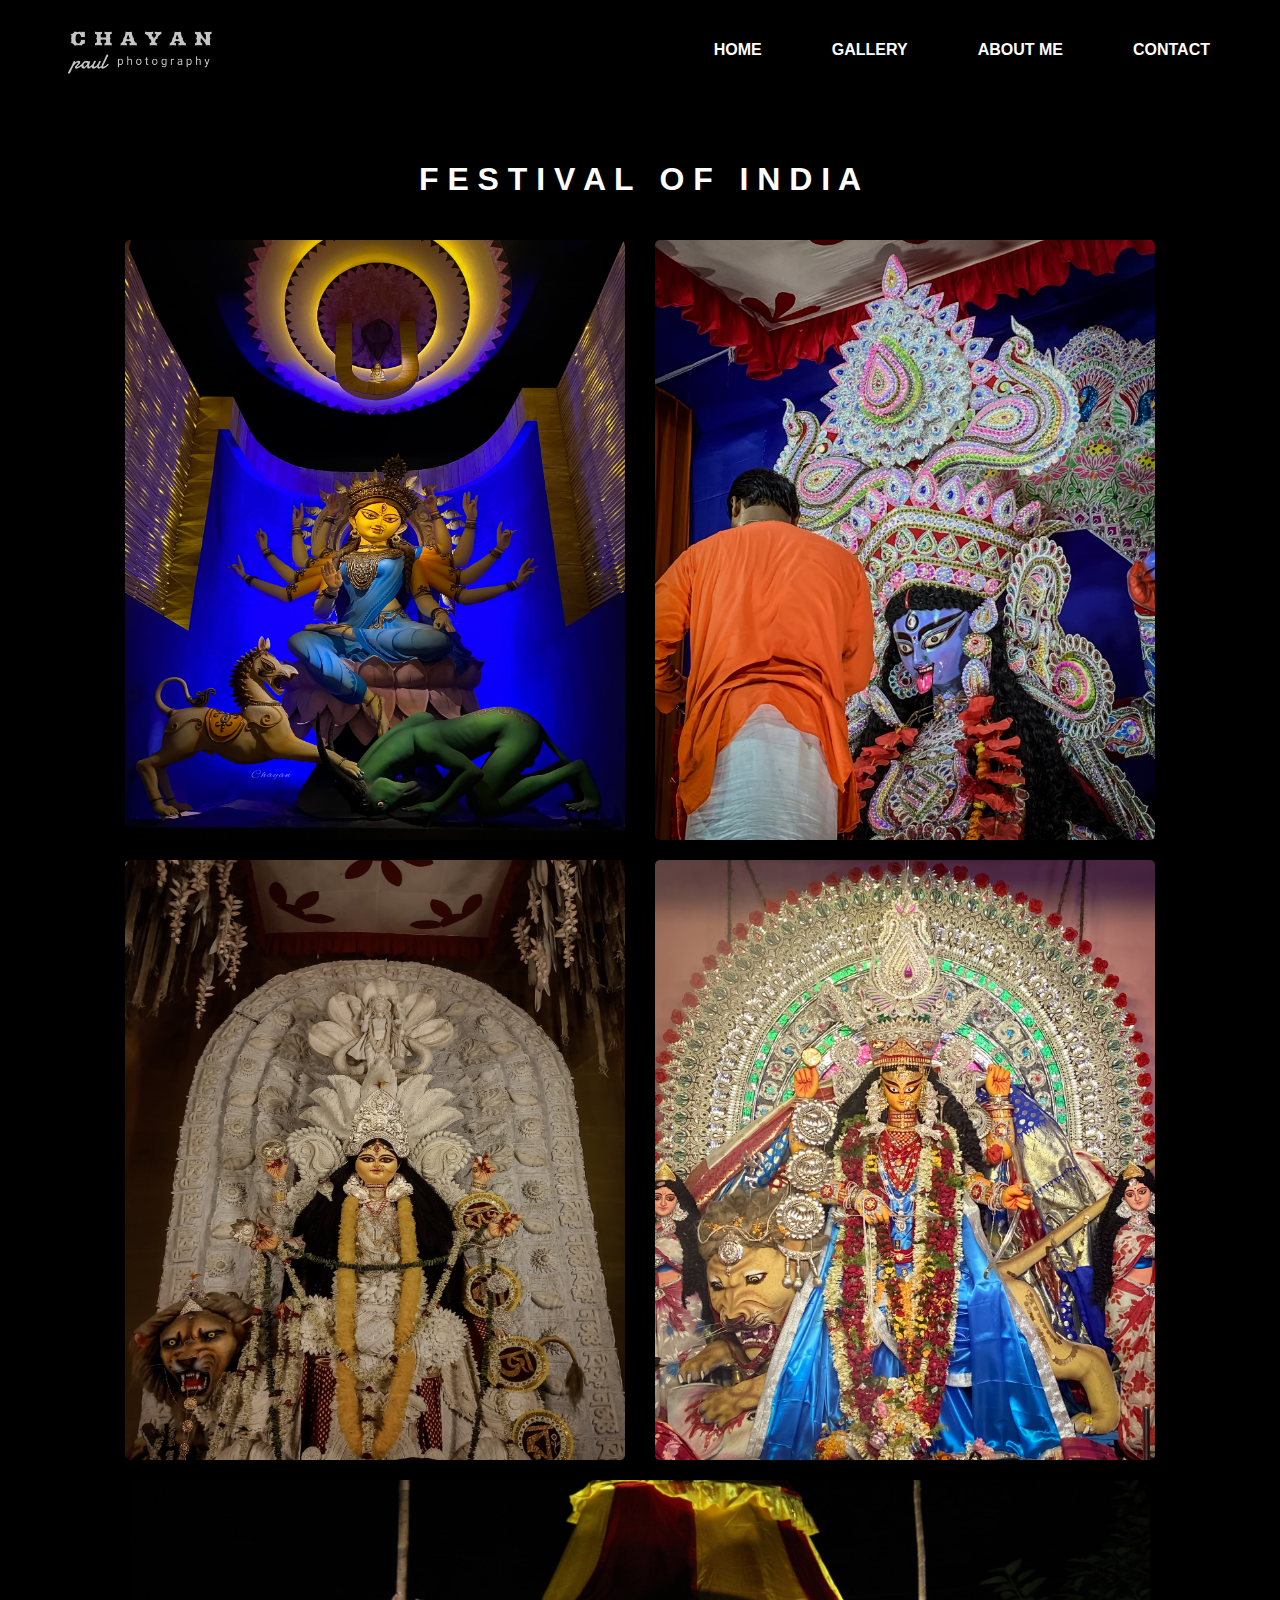
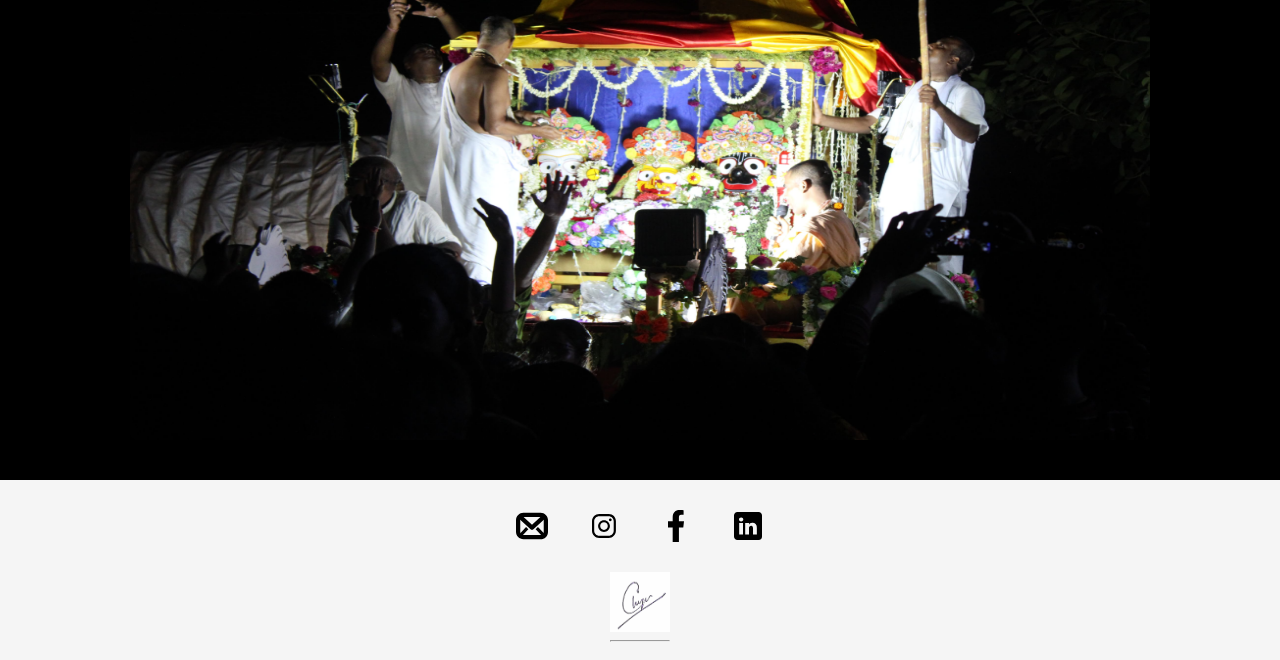
<file: festival.html>
<html>
    <head>
        <title>Gallery</title>
        <link rel="stylesheet" href="festival.css">
        <link rel="icon" type="image/jpg" href="fav.jpg">
    </head>
    <body>
        <div id="site">
            <div id="canvas">
                <div id="header-wrapper">
                    <header class="main-header">
                        <div class="logo">
                        <a href="home.html">
                            <img src="flower/logo-black.jpg">
                        </a>
                        </div>
                        <div id="navigation">
                            <nav>
                                <ul>
                                    <li><a href="home.html">HOME</a></li>
                                    <li><a href="gallery.html">GALLERY</a></li>
                                    <li><a href="about.html">ABOUT ME</a></li>
                                    <li><a href="#footer">CONTACT</a></li>
                                </ul>
                            </nav>
                        </div>
                    </header>
                </div>
                <div id="image">
                    <h1>F E S T I V A L &nbsp O F &nbsp I N D I A</h1>
                    <div class="col">
                        <div class="img-container"><img src="img/fes4.jpg"></div>
                        <div class="img-container"><img src="img/fes2.jpg"></div>
                    </div>
                    <div class="col">
                        <div class="img-container"><img src="img/fes3.jpg"></div>
                        <div class="img-container"><img src="img/fes5.jpg"></div>
                    </div>
                    <div class="row">                      
                        <div class="imgg"><img src="img/fes11.jpg"></div>                        
                </div>
                  
                    
                    
                    
                    
                </div>
                
                <div id="footer">
                    <footer class="footer">
                        <div class="footer-icons">
                            <a href="mailto:palc74277@gmail.com" target="_blank">
                                <img src="icons/email-svgrepo-com.svg" alt="Email" class="footer-icon">
                            </a>
                            <a href="https://www.instagram.com/paul.shutterbug?igsh=NXc1aW14c2htNmQ2" target="_blank">
                                <img src="icons/instagram-logo-facebook-2-svgrepo-com.svg" alt="Instagram" class="footer-icon">
                            </a>
                            <a href="https://www.facebook.com/chayan.chootu?mibextid=ZbWKwL" target="_blank">
                                <img src="icons/facebook-176-svgrepo-com.svg" alt="Facebook" class="footer-icon">
                            </a>
                            <a href="https://www.linkedin.com/in/chayan-pal-580058260/" target="_blank">
                                <img src="icons/internet-linkedln-media-svgrepo-com.svg" alt="LinkedIn" class="footer-icon">
                            </a>
                        </div>
                        <div class="signature">
                            <a href="" target="blank">
                                <img src="home/ss.jpg" class="sign-img">
                            </a>
                            <hr style="color: black;">
                        </div>
                        
                    </footer>
                   
                </div>
            </div>
        </div>
    </body>
</html>
</file>
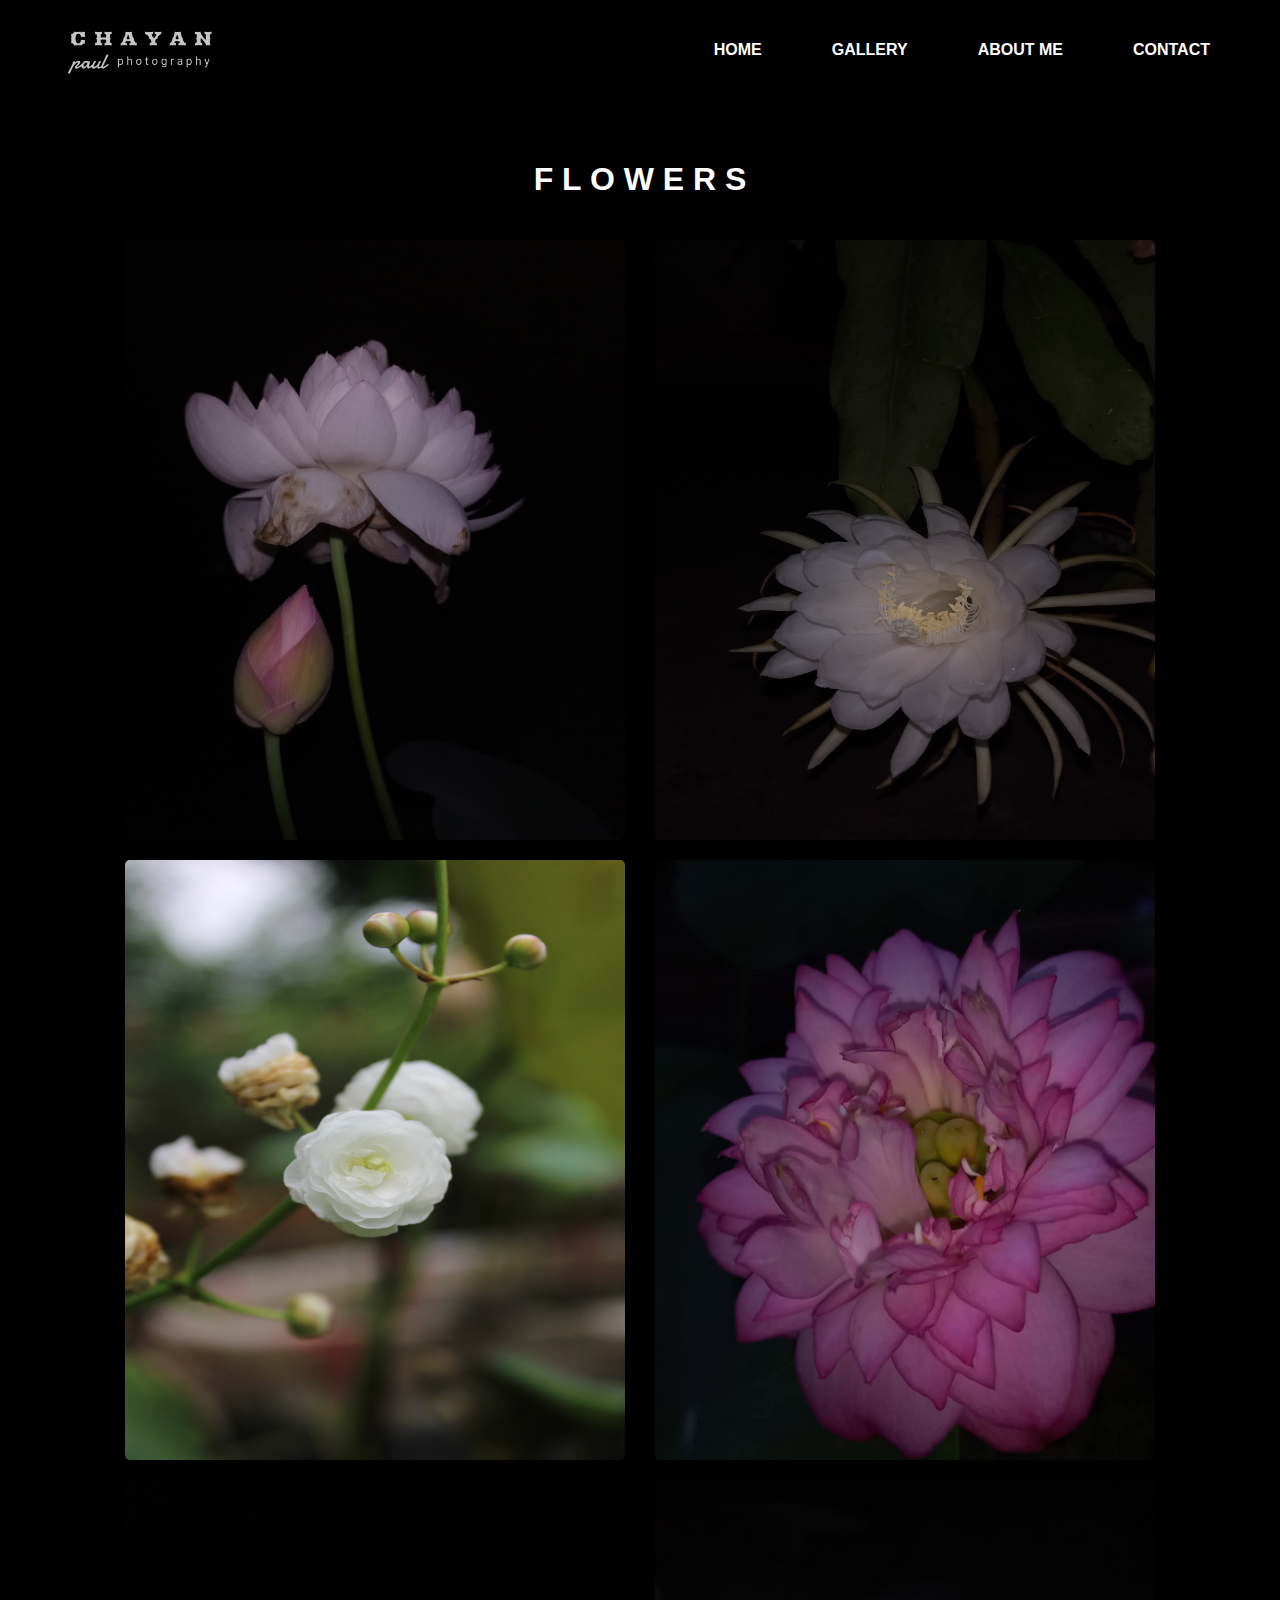
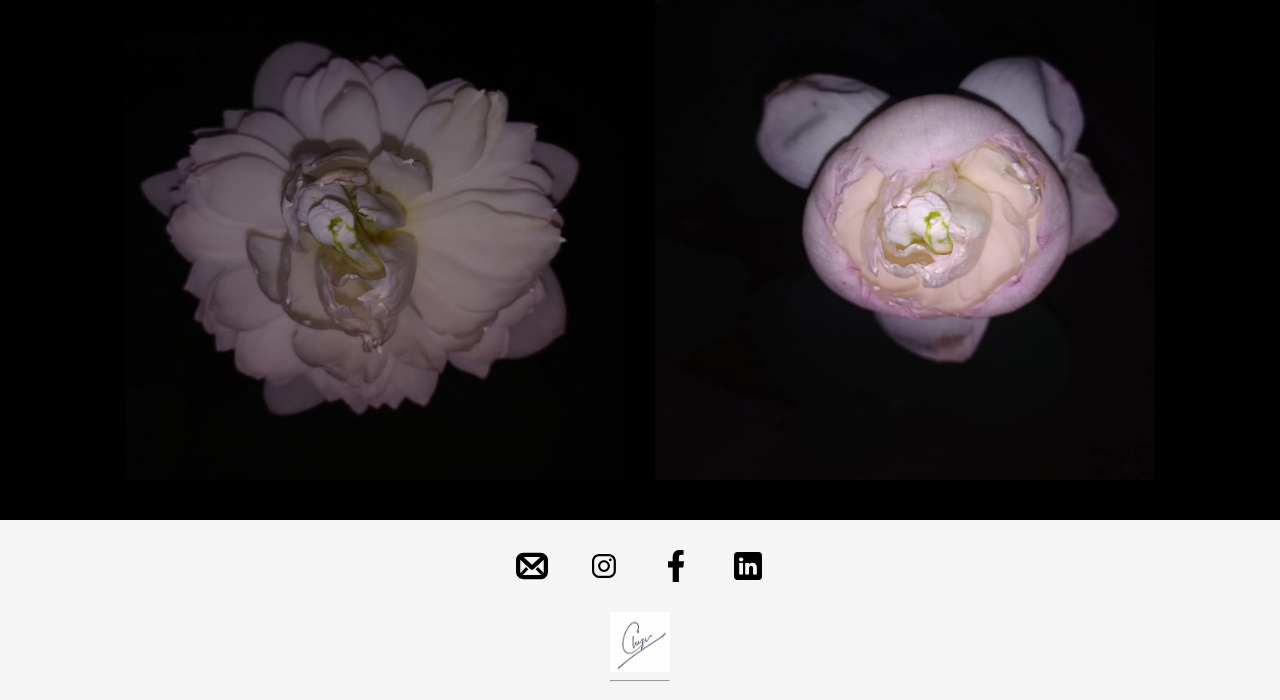
<file: flower.html>
<html>
    <head>
        <title>Gallery</title>
        <link rel="stylesheet" href="flower.css">
        <link rel="icon" type="image/jpg" href="fav.jpg">
    </head>
    <body>
        <div id="site">
            <div id="canvas">
                <div id="header-wrapper">
                    <header class="main-header">
                        <div class="logo">
                        <a href="home.html">
                            <img src="flower/logo-black.jpg">
                        </a>
                        </div>
                        <div id="navigation">
                            <nav>
                                <ul>
                                    <li><a href="home.html">HOME</a></li>
                                    <li><a href="gallery.html">GALLERY</a></li>
                                    <li><a href="about.html">ABOUT ME</a></li>
                                    <li><a href="#footer">CONTACT</a></li>
                                </ul>
                            </nav>
                        </div>
                    </header>
                </div>
                <div id="image">
                    <h1>F L O W E R S</h1>
                    <div class="col">
                        <div class="img-container"><img src="flower/1st.jpg"></div>
                        <div class="img-container"><img src="flower/nisi.jpg"></div>
                    </div>
                    <div class="col">
                        <div class="img-container"><img src="flower/7th.jpg"></div>
                        <div class="img-container"><img src="flower/6th.jpg"></div>
                    </div>
                    <div class="col">
                        <div class="img-container"><img src="flower/3rd.jpg"></div>
                        <div class="img-container"><img src="flower/4th.jpg"></div>
                    </div>
                   
                </div>
                
                <div id="footer">
                    <footer class="footer">
                        <div class="footer-icons">
                            <a href="mailto:palc74277@gmail.com" target="_blank">
                                <img src="icons/email-svgrepo-com.svg" alt="Email" class="footer-icon">
                            </a>
                            <a href="https://www.instagram.com/paul.shutterbug?igsh=NXc1aW14c2htNmQ2" target="_blank">
                                <img src="icons/instagram-logo-facebook-2-svgrepo-com.svg" alt="Instagram" class="footer-icon">
                            </a>
                            <a href="https://www.facebook.com/chayan.chootu?mibextid=ZbWKwL" target="_blank">
                                <img src="icons/facebook-176-svgrepo-com.svg" alt="Facebook" class="footer-icon">
                            </a>
                            <a href="https://www.linkedin.com/in/chayan-pal-580058260/" target="_blank">
                                <img src="icons/internet-linkedln-media-svgrepo-com.svg" alt="LinkedIn" class="footer-icon">
                            </a>
                        </div>
                        <div class="signature">
                            <a href="" target="blank">
                                <img src="home/ss.jpg" class="sign-img">
                            </a>
                            <hr style="color: black;">
                        </div>
                        
                    </footer>
                   
                </div>
            </div>
        </div>
    </body>
</html>
</file>
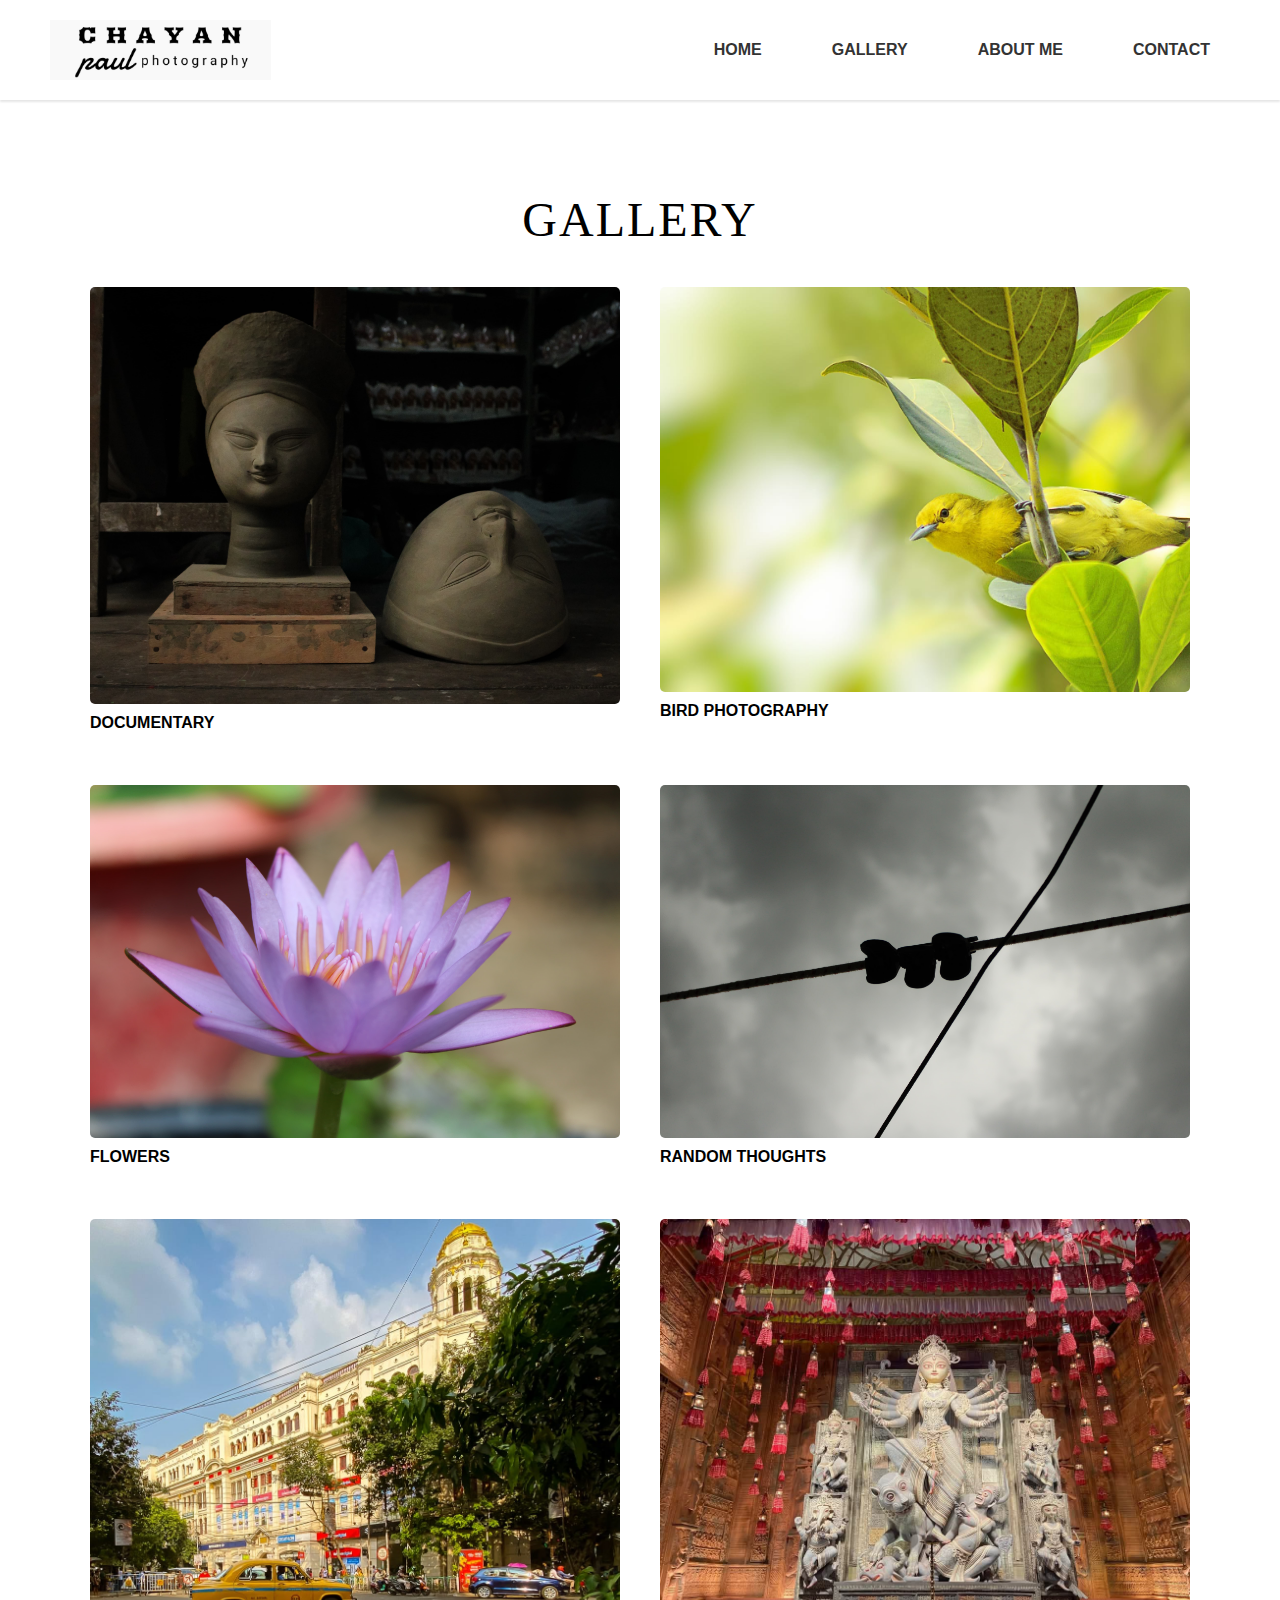
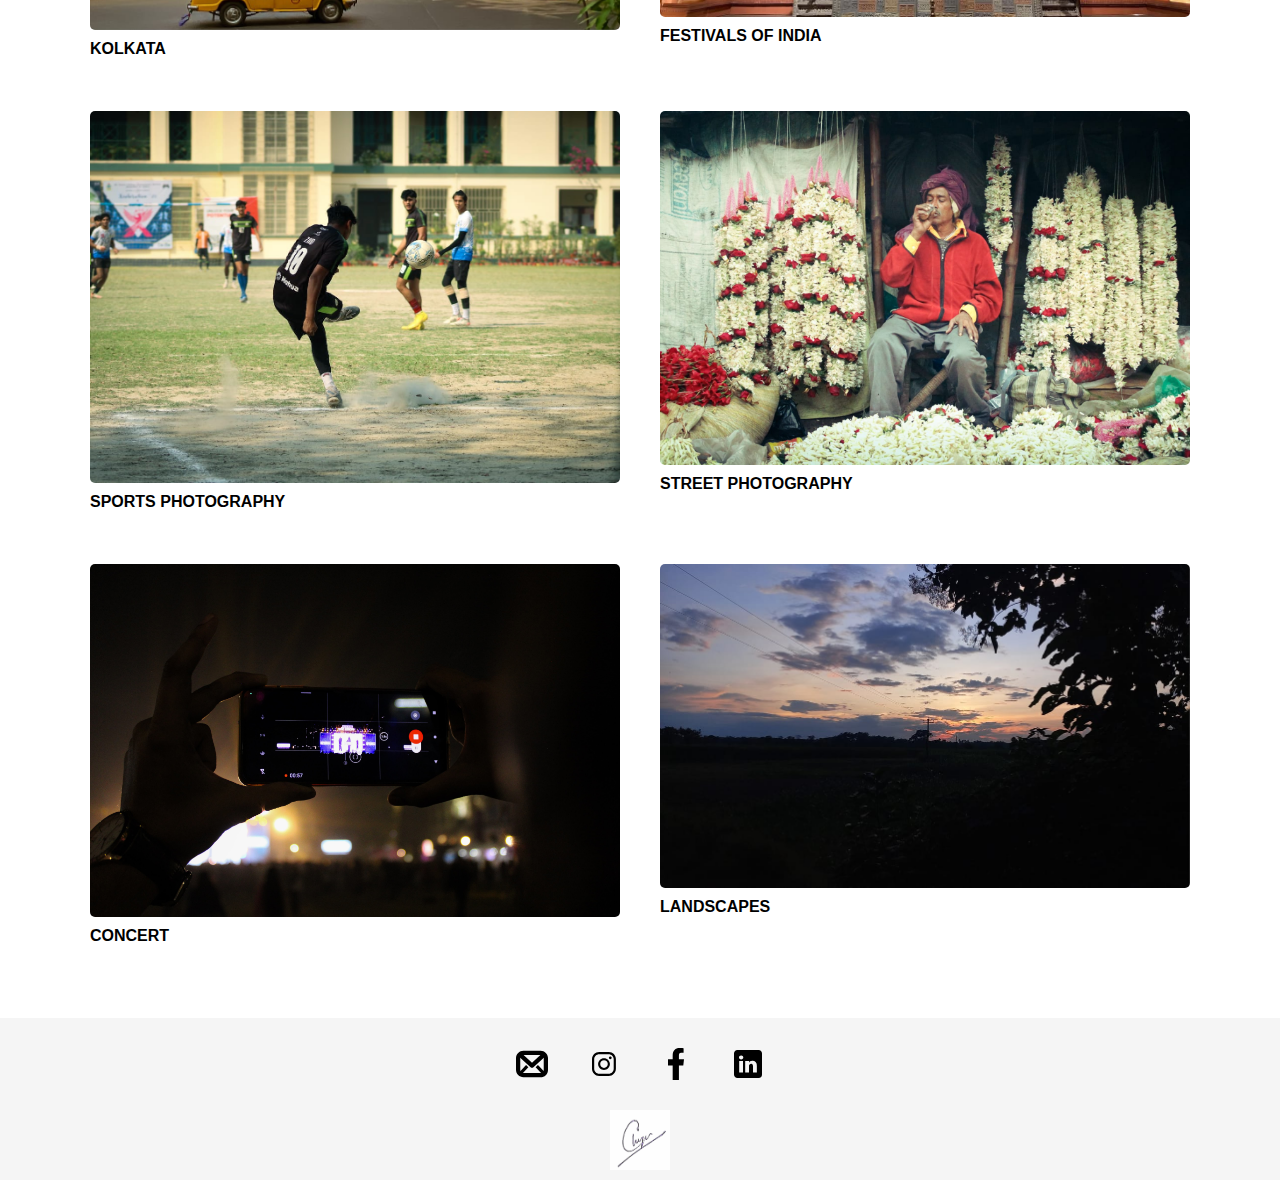
<file: gallery.html>
<html>
    <head>
        <title>Gallery</title>
        <link rel="stylesheet" href="gallery.css">
        <link rel="icon" type="image/jpg" href="fav.jpg">
    </head>
    <body>
        <div id="site">
            <div id="canvas">
                <div id="header-wrapper">
                    <header class="main-header">
                        <div class="logo">
                        <a href="home.html">
                            <img src="home/ori.jpg">
                        </a>
                        </div>
                        <div id="navigation">
                            <nav>
                                <ul>
                                    <li><a href="home.html">HOME</a></li>
                                    <li><a href="gallery.html">GALLERY</a></li>
                                    <li><a href="about.html">ABOUT ME</a></li>
                                    <li><a href="#footer">CONTACT</a></li>
                                </ul>
                            </nav>
                        </div>
                    </header>
                </div>
                <div id="gallery">
                    <h1 class="gallery-title">GALLERY</h1>
                    <div class="gallery-grid">
                        <div class="img-container">
                            <a href="documentary.html"><img src="gallery/documentary.jpg" alt="Documentary"></a>
                            <h2>DOCUMENTARY</h2>
                        </div>
                        <div class="img-container">
                            <a href="bird.html"><img src="gallery/bird.jpg" alt="Bird Photography"></a>
                            <h2>BIRD PHOTOGRAPHY</h2>
                        </div>
                        <div class="img-container">
                            <a href="flower.html"><img src="gallery/flower.jpg" alt="Flowers"></a>
                            <h2>FLOWERS</h2>
                        </div>
                        <div class="img-container">
                            <a href="random.html"><img src="gallery/random.jpg" alt="random"></a>
                            <h2>RANDOM THOUGHTS</h2>
                        </div>
                        <div class="img-container">
                            <a href="kolkata.html"><img src="gallery/kolkata.jpg" alt="kolkata"></a>
                            <h2>KOLKATA</h2>
                        </div>
                        <div class="img-container">
                            <a href="festival.html"><img src="gallery/festival.jpg" alt="concert"></a>
                            <h2>FESTIVALS OF INDIA</h2>
                        </div>
                        <div class="img-container">
                            <a href="sports.html"><img src="gallery/sports.jpg" alt="sports"></a>
                            <h2>SPORTS PHOTOGRAPHY</h2>
                        </div>
                        <div class="img-container">
                            <a href="street.html"><img src="gallery/street.jpg" alt="street"></a>
                            <h2>STREET PHOTOGRAPHY</h2>
                        </div>
                        <div class="img-container">
                            <a href="concert.html"><img src="gallery/event.jpg" alt="Flowers"></a>
                            <h2>CONCERT</h2>
                        </div>
                        <div class="img-container">
                            <a href="landscape.html"><img src="gallery/lndscapes1.jpg" alt="landscape"></a>
                            <h2>LANDSCAPES</h2>
                        </div>
                       
                        
                        
                    </div>
                </div>
                
                </div>
                <div id="footer">
                    <footer class="footer">
                        <div class="footer-icons">
                            <a href="mailto:palc74277@gmail.com" target="_blank">
                                <img src="icons/email-svgrepo-com.svg" alt="Email" class="footer-icon">
                            </a>
                            <a href="https://www.instagram.com/paul.shutterbug?igsh=NXc1aW14c2htNmQ2" target="_blank">
                                <img src="icons/instagram-logo-facebook-2-svgrepo-com.svg" alt="Instagram" class="footer-icon">
                            </a>
                            <a href="https://www.facebook.com/chayan.chootu?mibextid=ZbWKwL" target="_blank">
                                <img src="icons/facebook-176-svgrepo-com.svg" alt="Facebook" class="footer-icon">
                            </a>
                            <a href="https://www.linkedin.com/in/chayan-pal-580058260/" target="_blank">
                                <img src="icons/internet-linkedln-media-svgrepo-com.svg" alt="LinkedIn" class="footer-icon">
                            </a>
                        </div>
                        <div class="signature">
                            <a href="" target="blank">
                                <img src="home/ss.jpg" class="sign-img">
                            </a>
                        </div>
                    </footer>
                </div>
            </div>
        </div>
    </body>
</html>
</file>
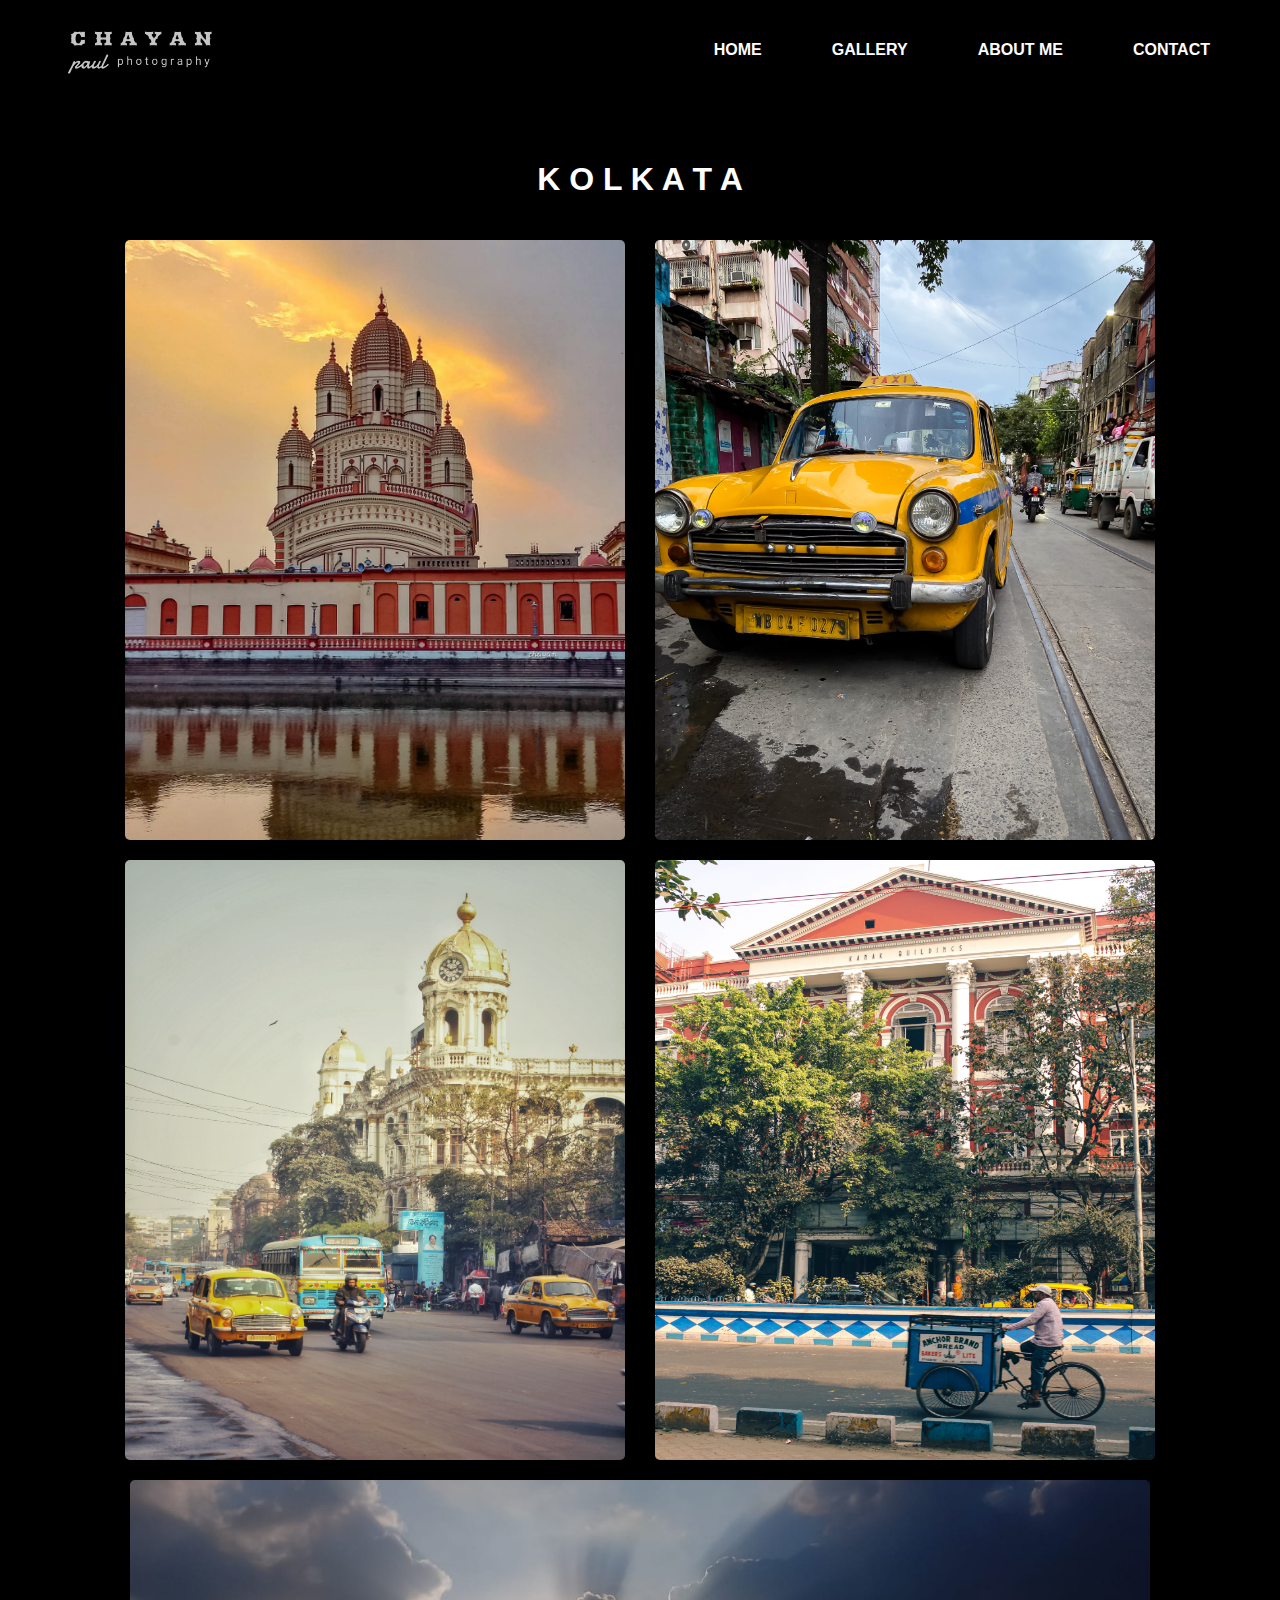
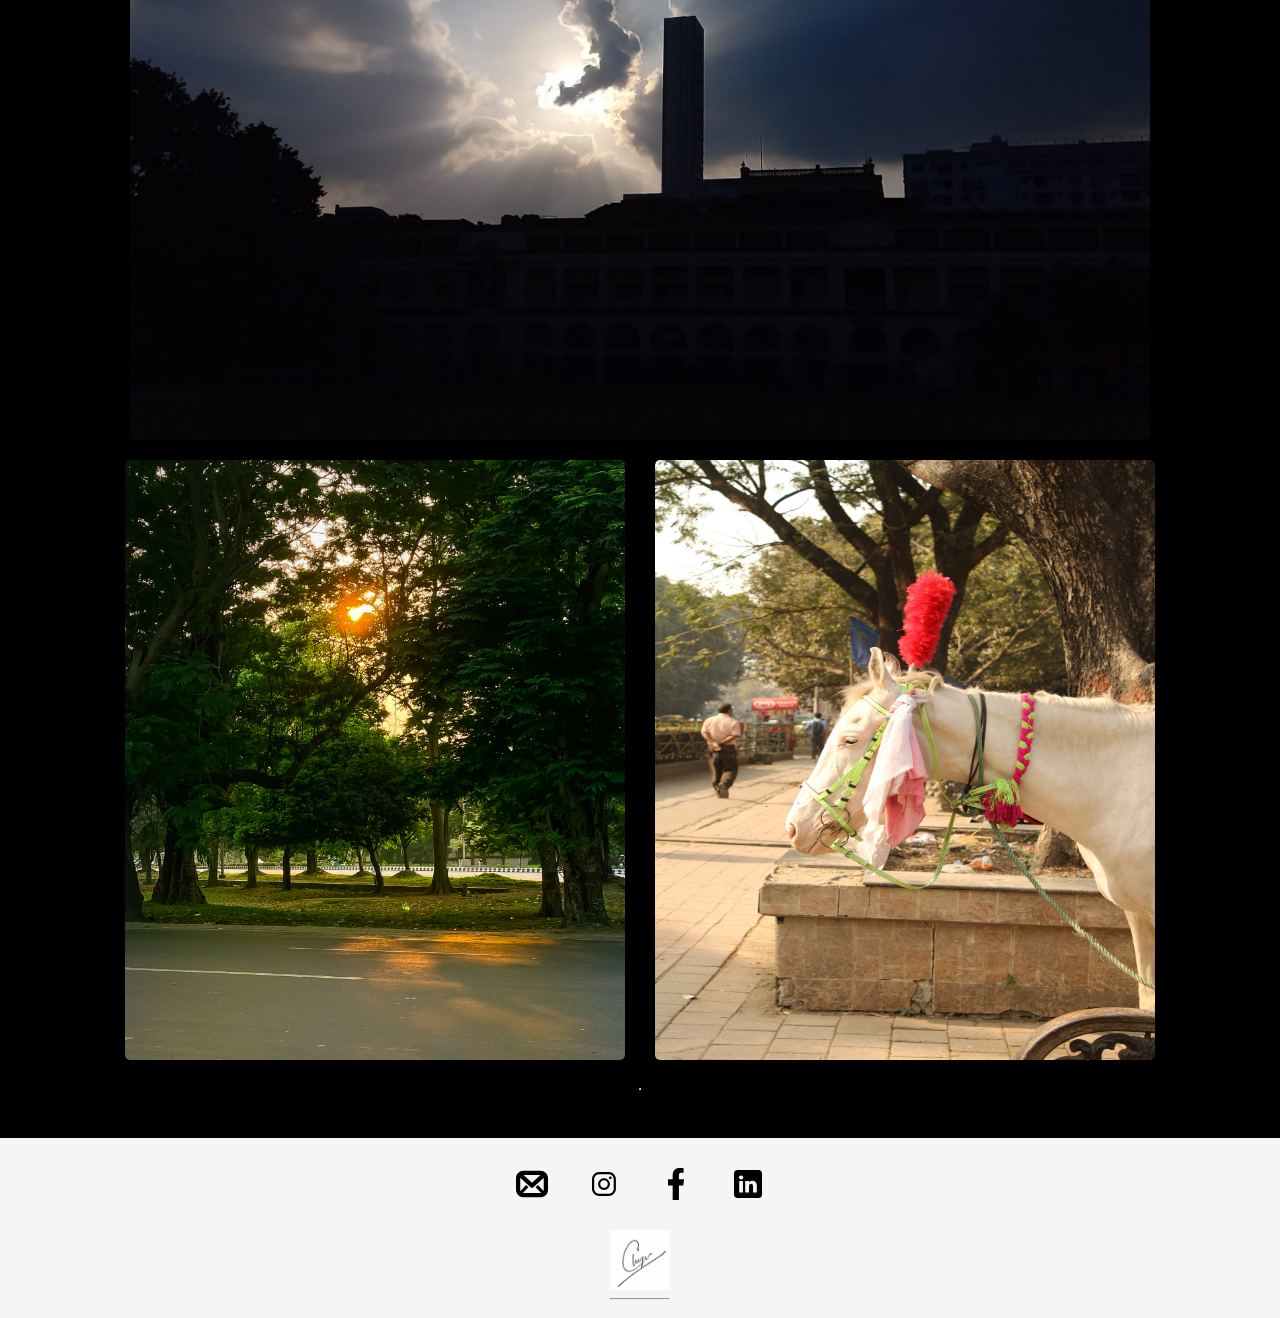
<file: kolkata.html>
<html>
    <head>
        <title>Gallery</title>
        <link rel="stylesheet" href="kolkata.css">
        <link rel="icon" type="image/jpg" href="fav.jpg">
    </head>
    <body>
        <div id="site">
            <div id="canvas">
                <div id="header-wrapper">
                    <header class="main-header">
                        <div class="logo">
                        <a href="home.html">
                            <img src="flower/logo-black.jpg">
                        </a>
                        </div>
                        <div id="navigation">
                            <nav>
                                <ul>
                                    <li><a href="home.html">HOME</a></li>
                                    <li><a href="gallery.html">GALLERY</a></li>
                                    <li><a href="about.html">ABOUT ME</a></li>
                                    <li><a href="#footer">CONTACT</a></li>
                                </ul>
                            </nav>
                        </div>
                    </header>
                </div>
                <div id="image">
                    <h1>K O L K A T A</h1>
                    <div class="col">
                        <div class="img-container"><img src="img/kol1.jpg"></div>
                        <div class="img-container"><img src="img/kol2.jpg"></div>
                    </div>
                    <div class="col">
                        <div class="img-container"><img src="img/kol6.jpg"></div>
                        <div class="img-container"><img src="img/kol7.jpg"></div>
                    </div>
                    <div class="row">                      
                        <div class="imgg"><img src="img/kol3.jpg"></div>                        
                    </div>
                    <div class="col">
                        <div class="img-container"><img src="img/kol5.jpg"></div>
                        <div class="img-container"><img src="img/kol8.jpg"></div>
                    </div>
                   
                   
                    
                    
                    <hr style="color: white;">
                </div>
                
                <div id="footer">
                    <footer class="footer">
                        <div class="footer-icons">
                            <a href="mailto:palc74277@gmail.com" target="_blank">
                                <img src="icons/email-svgrepo-com.svg" alt="Email" class="footer-icon">
                            </a>
                            <a href="https://www.instagram.com/paul.shutterbug?igsh=NXc1aW14c2htNmQ2" target="_blank">
                                <img src="icons/instagram-logo-facebook-2-svgrepo-com.svg" alt="Instagram" class="footer-icon">
                            </a>
                            <a href="https://www.facebook.com/chayan.chootu?mibextid=ZbWKwL" target="_blank">
                                <img src="icons/facebook-176-svgrepo-com.svg" alt="Facebook" class="footer-icon">
                            </a>
                            <a href="https://www.linkedin.com/in/chayan-pal-580058260/" target="_blank">
                                <img src="icons/internet-linkedln-media-svgrepo-com.svg" alt="LinkedIn" class="footer-icon">
                            </a>
                        </div>
                        <div class="signature">
                            <a href="" target="blank">
                                <img src="home/ss.jpg" class="sign-img">
                            </a>
                            <hr style="color: black;">
                        </div>
                        
                    </footer>
                   
                </div>
            </div>
        </div>
    </body>
</html>
</file>
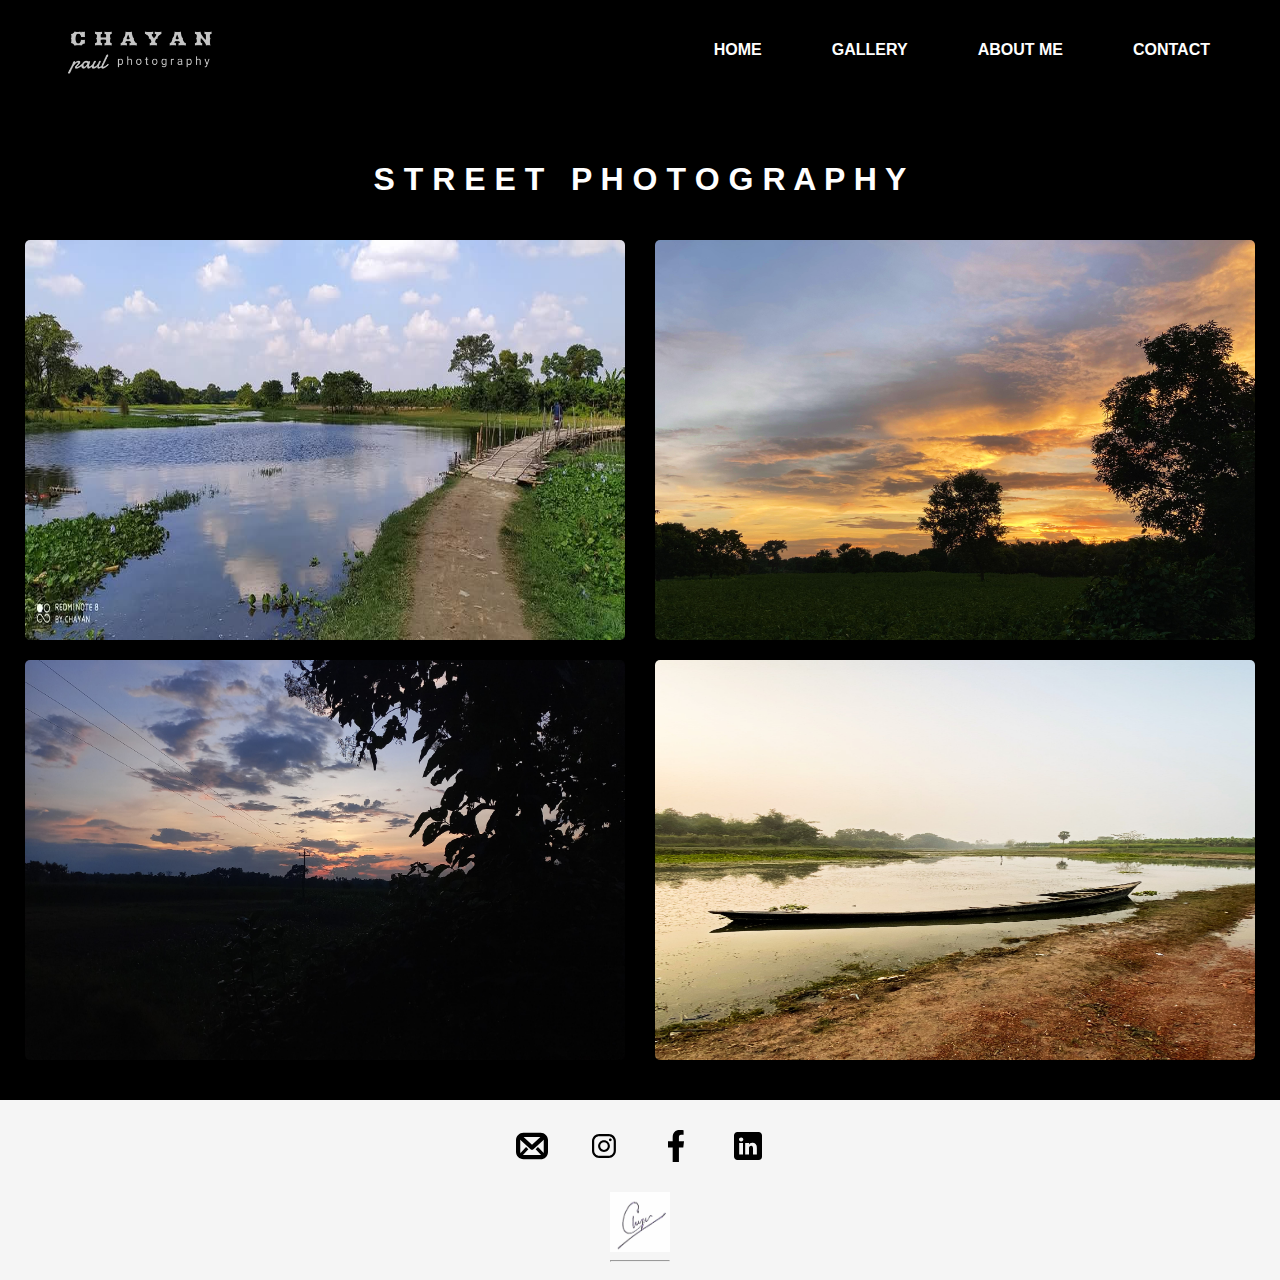
<file: landscape.html>
<html>
    <head>
        <title>Gallery</title>
        <link rel="stylesheet" href="landscape.css">
        <link rel="icon" type="image/jpg" href="fav.jpg">
    </head>
    <body>
        <div id="site">
            <div id="canvas">
                <div id="header-wrapper">
                    <header class="main-header">
                        <div class="logo">
                        <a href="home.html">
                            <img src="flower/logo-black.jpg">
                        </a>
                        </div>
                        <div id="navigation">
                            <nav>
                                <ul>
                                    <li><a href="home.html">HOME</a></li>
                                    <li><a href="gallery.html">GALLERY</a></li>
                                    <li><a href="about.html">ABOUT ME</a></li>
                                    <li><a href="#footer">CONTACT</a></li>
                                </ul>
                            </nav>
                        </div>
                    </header>
                </div>
                <div id="image">
                    <h1>S T R E E T &nbsp P H O T O G R A P H Y</h1>
                    <div class="row">
                        <div class="imgg"><img src="img/ln2.jpg"></div>
                        <div class="imgg"><img src="img/ln3.jpg"></div>
                    </div>
                    <div class="row">
                        <div class="imgg"><img src="img/ln1.jpg"></div>
                        <div class="imgg"><img src="img/ln5.jpg"></div>
                    </div>
                    
                    
                    
                    
                    
                </div>
                
                <div id="footer">
                    <footer class="footer">
                        <div class="footer-icons">
                            <a href="mailto:palc74277@gmail.com" target="_blank">
                                <img src="icons/email-svgrepo-com.svg" alt="Email" class="footer-icon">
                            </a>
                            <a href="https://www.instagram.com/paul.shutterbug?igsh=NXc1aW14c2htNmQ2" target="_blank">
                                <img src="icons/instagram-logo-facebook-2-svgrepo-com.svg" alt="Instagram" class="footer-icon">
                            </a>
                            <a href="https://www.facebook.com/chayan.chootu?mibextid=ZbWKwL" target="_blank">
                                <img src="icons/facebook-176-svgrepo-com.svg" alt="Facebook" class="footer-icon">
                            </a>
                            <a href="https://www.linkedin.com/in/chayan-pal-580058260/" target="_blank">
                                <img src="icons/internet-linkedln-media-svgrepo-com.svg" alt="LinkedIn" class="footer-icon">
                            </a>
                        </div>
                        <div class="signature">
                            <a href="" target="blank">
                                <img src="home/ss.jpg" class="sign-img">
                            </a>
                            <hr style="color: black;">
                        </div>
                        
                    </footer>
                   
                </div>
            </div>
        </div>
    </body>
</html>
</file>
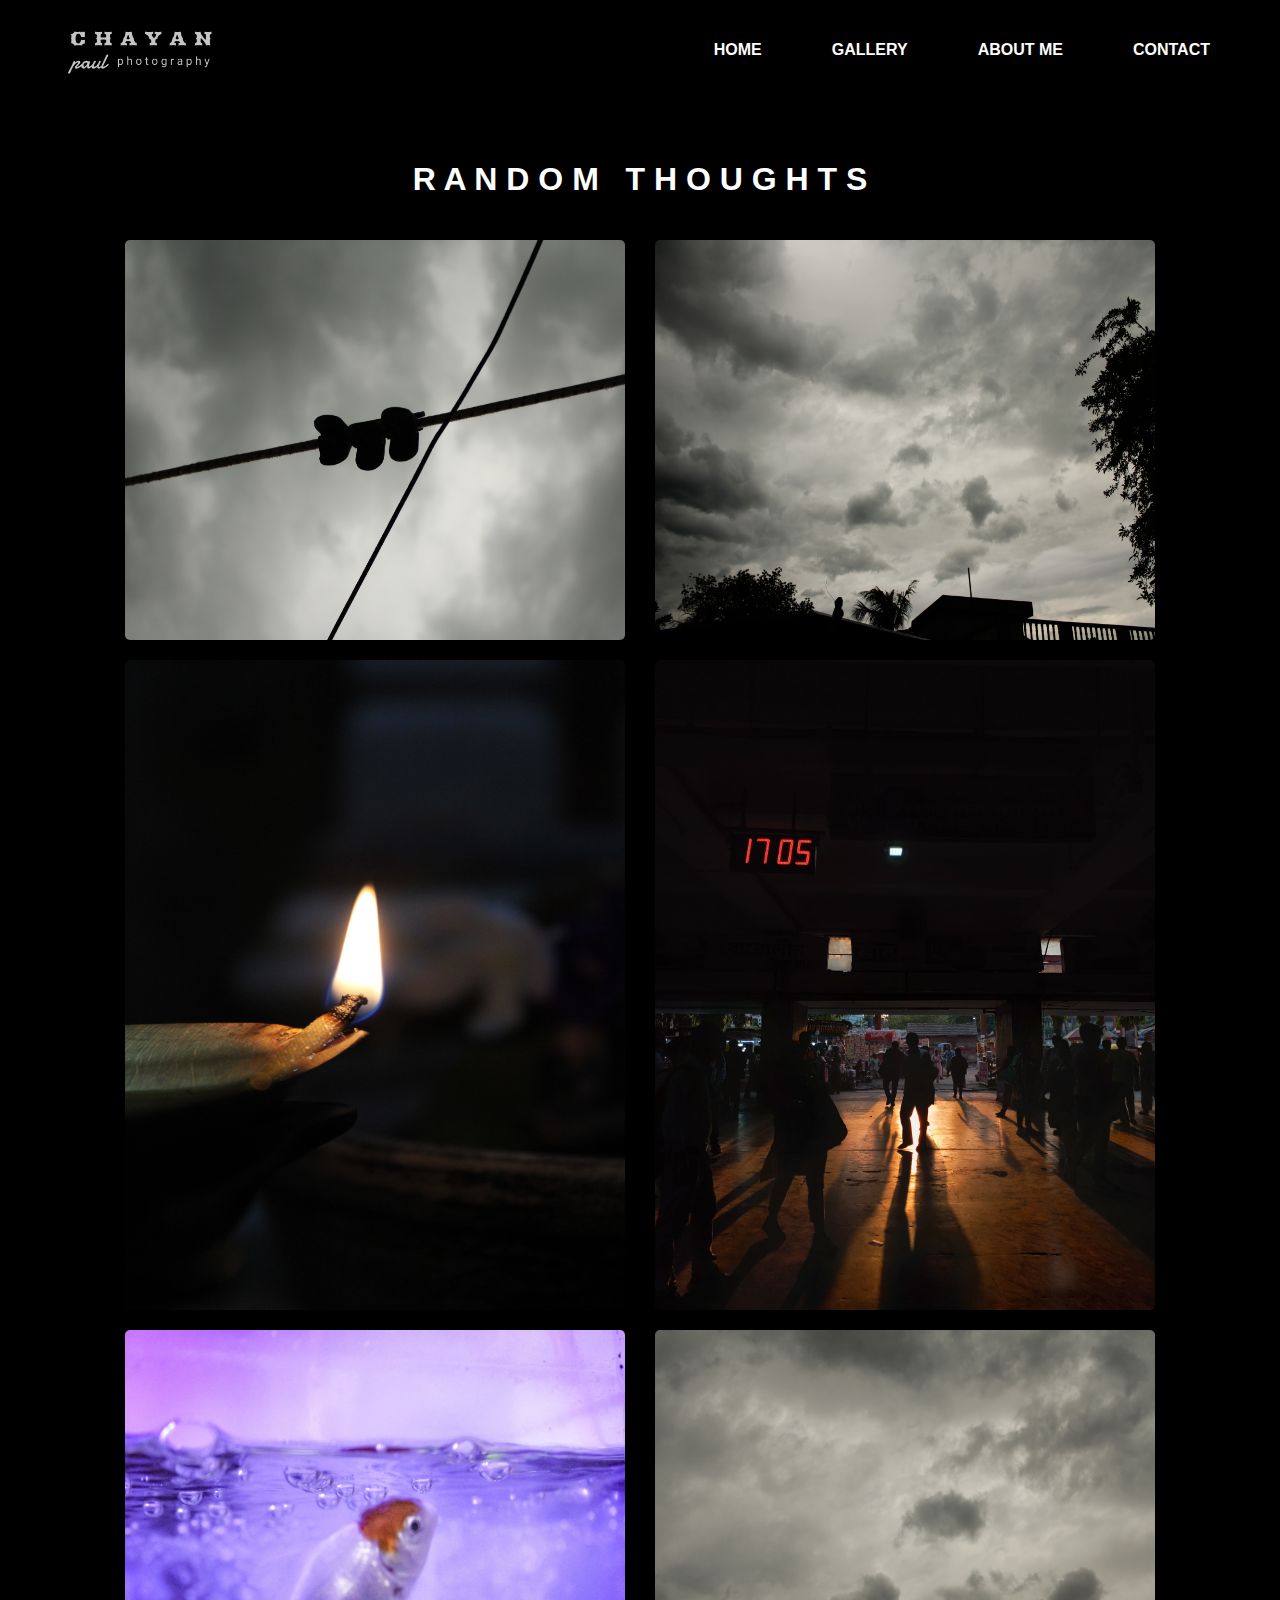
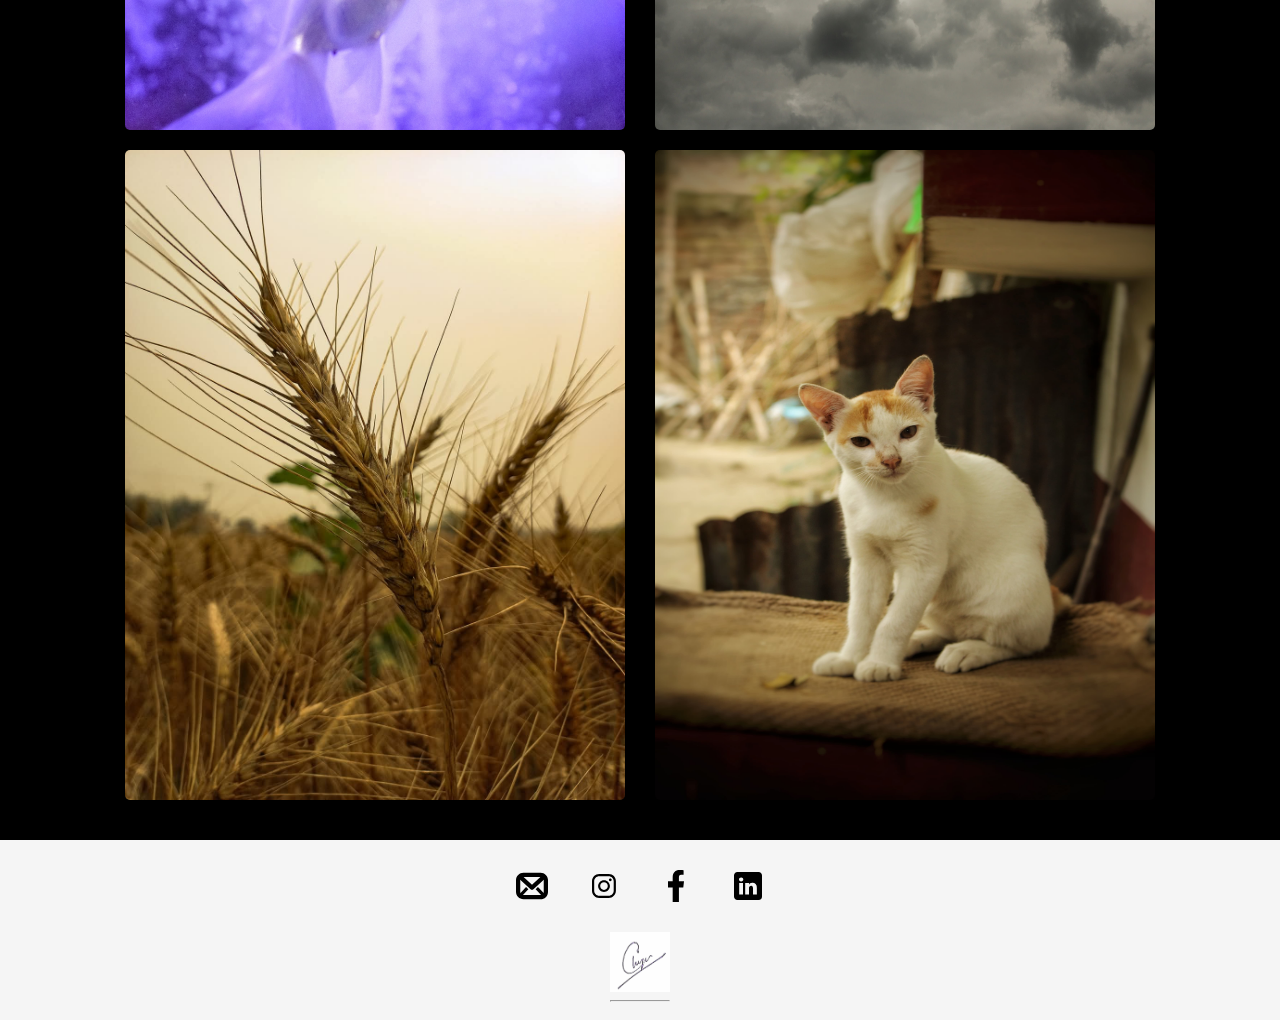
<file: random.html>
<html>
    <head>
        <title>Gallery</title>
        <link rel="stylesheet" href="random.css">
        <link rel="icon" type="image/jpg" href="fav.jpg">
    </head>
    <body>
        <div id="site">
            <div id="canvas">
                <div id="header-wrapper">
                    <header class="main-header">
                        <div class="logo">
                        <a href="home.html">
                            <img src="flower/logo-black.jpg">
                        </a>
                        </div>
                        <div id="navigation">
                            <nav>
                                <ul>
                                    <li><a href="home.html">HOME</a></li>
                                    <li><a href="gallery.html">GALLERY</a></li>
                                    <li><a href="about.html">ABOUT ME</a></li>
                                    <li><a href="#footer">CONTACT</a></li>
                                </ul>
                            </nav>
                        </div>
                    </header>
                </div>
                <div id="image">
                    <h1>R A N D O M &nbsp T H O U G H T S</h1>
                    <div class="row">
                        <div class="imgg"><img src="img/ran1.jpg"></div>
                        <div class="imgg"><img src="img/ran5.jpg"></div>
                    </div>
                    <div class="col">
                        <div class="img-container"><img src="img/rn.jpg"></div>
                        <div class="img-container"><img src="img/ran7.jpg"></div>
                    </div>
                    <div class="row">
                        <div class="imgg"><img src="img/rn2.jpg"></div>
                        <div class="imgg"><img src="img/ran6.jpg"></div>
                    </div>
                    <div class="col">
                        <div class="img-container"><img src="img/rn3.jpg"></div>
                        <div class="img-container"><img src="img/rn1.jpg"></div>
                    </div>
                </div>
                
                <div id="footer">
                    <footer class="footer">
                        <div class="footer-icons">
                            <a href="mailto:palc74277@gmail.com" target="_blank">
                                <img src="icons/email-svgrepo-com.svg" alt="Email" class="footer-icon">
                            </a>
                            <a href="https://www.instagram.com/paul.shutterbug?igsh=NXc1aW14c2htNmQ2" target="_blank">
                                <img src="icons/instagram-logo-facebook-2-svgrepo-com.svg" alt="Instagram" class="footer-icon">
                            </a>
                            <a href="https://www.facebook.com/chayan.chootu?mibextid=ZbWKwL" target="_blank">
                                <img src="icons/facebook-176-svgrepo-com.svg" alt="Facebook" class="footer-icon">
                            </a>
                            <a href="https://www.linkedin.com/in/chayan-pal-580058260/" target="_blank">
                                <img src="icons/internet-linkedln-media-svgrepo-com.svg" alt="LinkedIn" class="footer-icon">
                            </a>
                        </div>
                        <div class="signature">
                            <a href="" target="blank">
                                <img src="home/ss.jpg" class="sign-img">
                            </a>
                            <hr style="color: black;">
                        </div>
                        
                    </footer>
                   
                </div>
            </div>
        </div>
    </body>
</html>
</file>
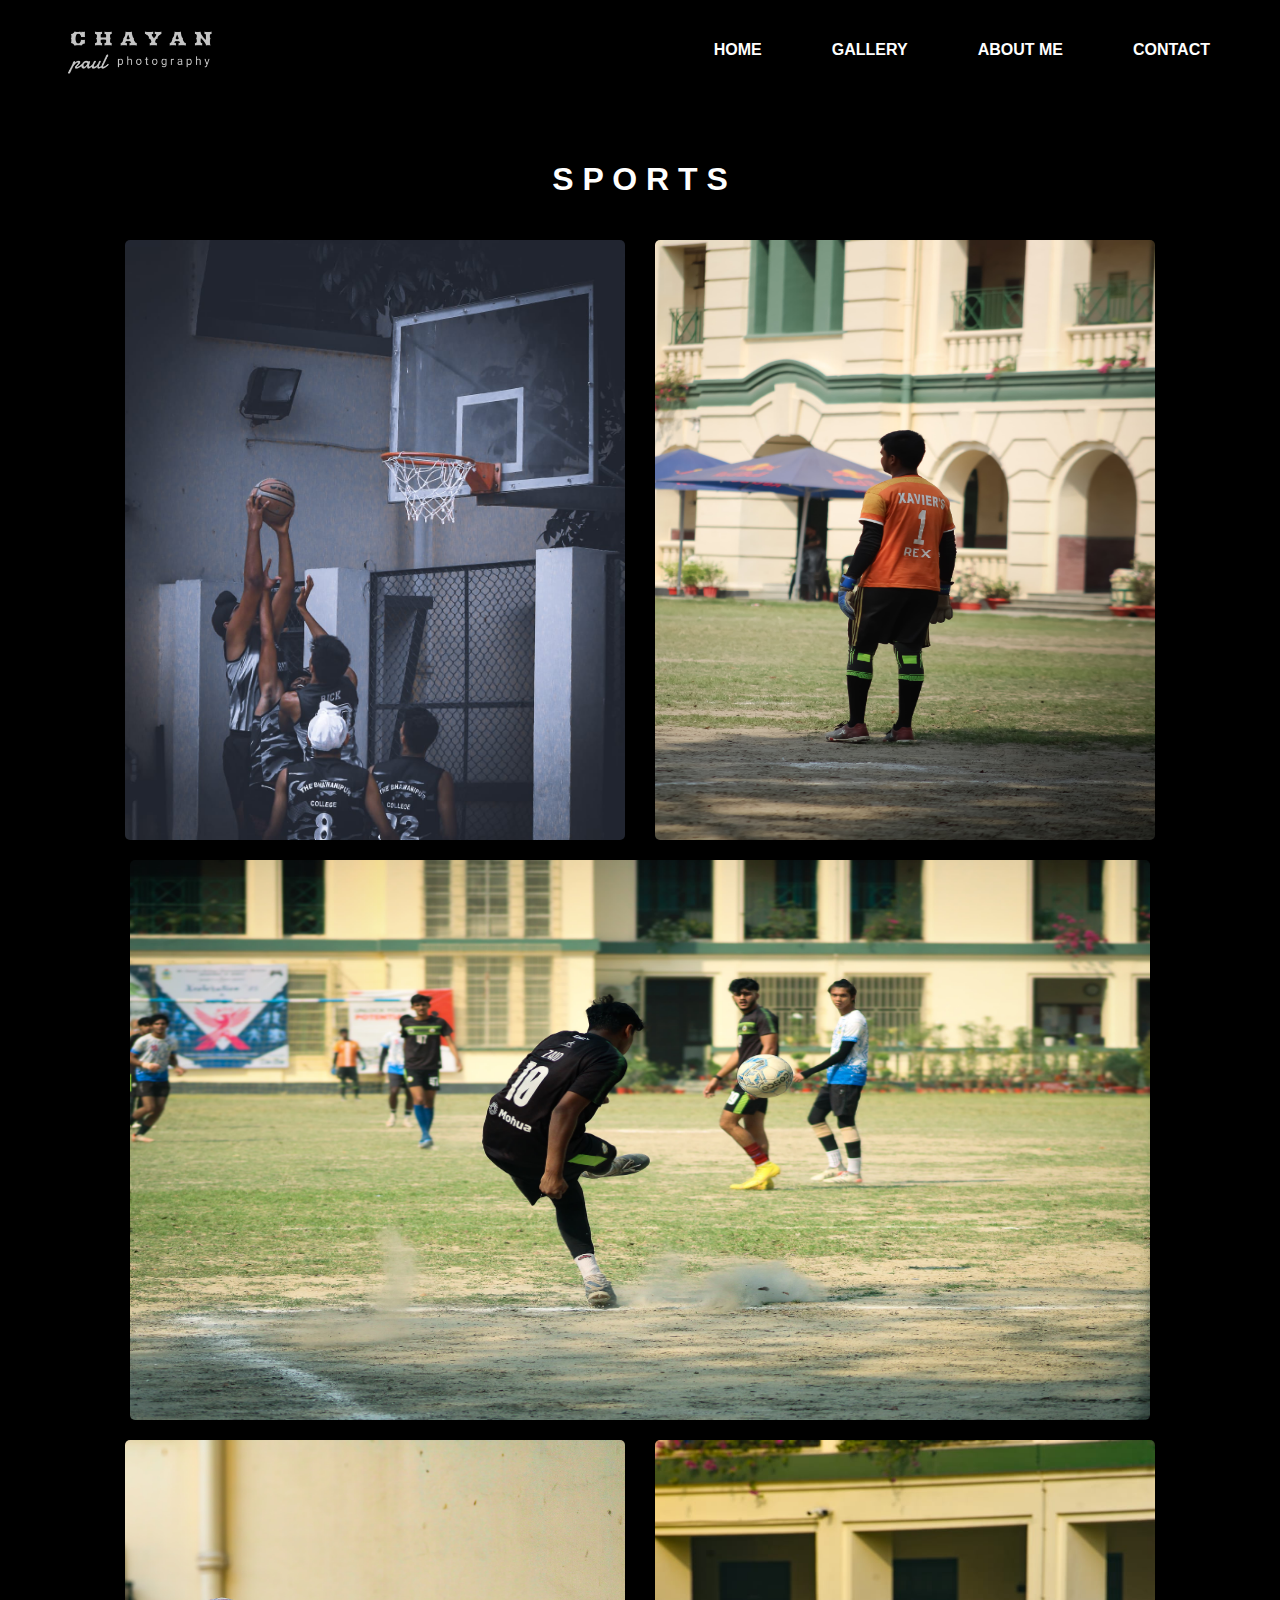
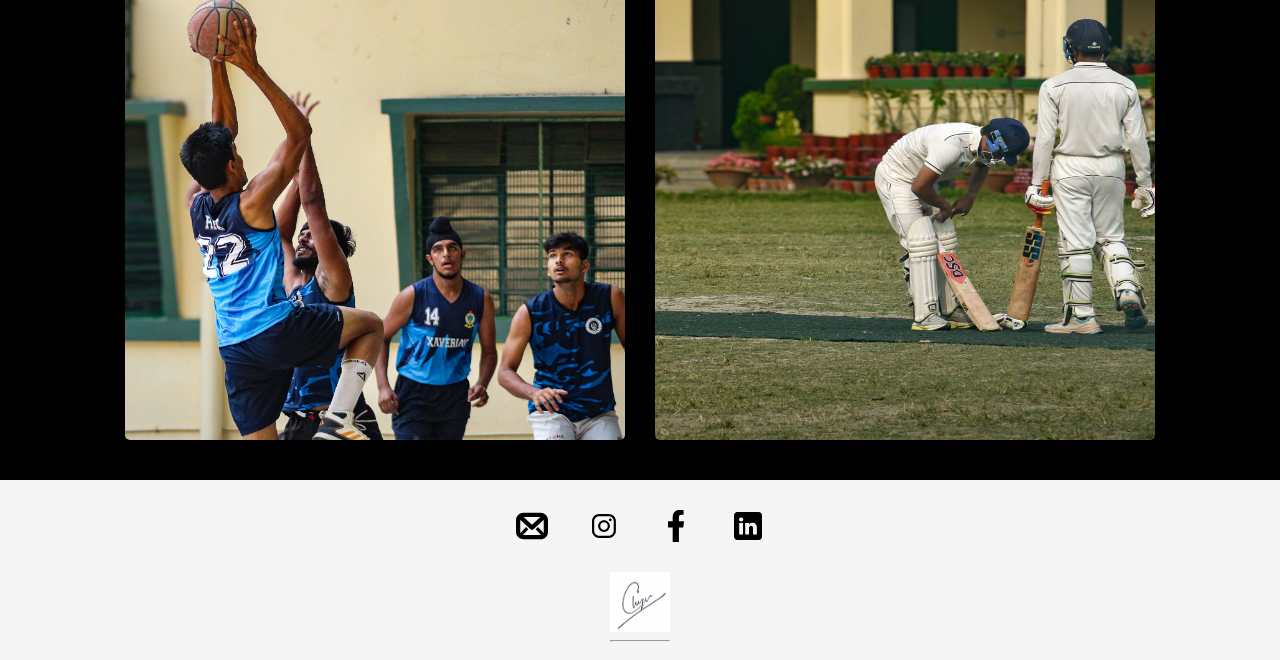
<file: sports.html>
<html>
    <head>
        <title>Gallery</title>
        <link rel="stylesheet" href="sports.css">
        <link rel="icon" type="image/jpg" href="fav.jpg">
    </head>
    <body>
        <div id="site">
            <div id="canvas">
                <div id="header-wrapper">
                    <header class="main-header">
                        <div class="logo">
                        <a href="home.html">
                            <img src="flower/logo-black.jpg">
                        </a>
                        </div>
                        <div id="navigation">
                            <nav>
                                <ul>
                                    <li><a href="home.html">HOME</a></li>
                                    <li><a href="gallery.html">GALLERY</a></li>
                                    <li><a href="about.html">ABOUT ME</a></li>
                                    <li><a href="#footer">CONTACT</a></li>
                                </ul>
                            </nav>
                        </div>
                    </header>
                </div>
                <div id="image">
                    <h1>S P O R T S</h1>
                    <div class="col">
                        <div class="img-container"><img src="img/spo1.jpg"></div>
                        <div class="img-container"><img src="img/spo2.jpg"></div>
                    </div>
                    <div class="row">                      
                        <div class="imgg"><img src="img/sp03.jpg"></div>                        
                </div>
                    <div class="col">
                        <div class="img-container"><img src="img/spo4.jpg"></div>
                        <div class="img-container"><img src="img/spo5.jpg"></div>
                    </div>
                    
                    
                    
                    
                </div>
                
                <div id="footer">
                    <footer class="footer">
                        <div class="footer-icons">
                            <a href="mailto:palc74277@gmail.com" target="_blank">
                                <img src="icons/email-svgrepo-com.svg" alt="Email" class="footer-icon">
                            </a>
                            <a href="https://www.instagram.com/paul.shutterbug?igsh=NXc1aW14c2htNmQ2" target="_blank">
                                <img src="icons/instagram-logo-facebook-2-svgrepo-com.svg" alt="Instagram" class="footer-icon">
                            </a>
                            <a href="https://www.facebook.com/chayan.chootu?mibextid=ZbWKwL" target="_blank">
                                <img src="icons/facebook-176-svgrepo-com.svg" alt="Facebook" class="footer-icon">
                            </a>
                            <a href="https://www.linkedin.com/in/chayan-pal-580058260/" target="_blank">
                                <img src="icons/internet-linkedln-media-svgrepo-com.svg" alt="LinkedIn" class="footer-icon">
                            </a>
                        </div>
                        <div class="signature">
                            <a href="" target="blank">
                                <img src="home/ss.jpg" class="sign-img">
                            </a>
                            <hr style="color: black;">
                        </div>
                        
                    </footer>
                   
                </div>
            </div>
        </div>
    </body>
</html>
</file>
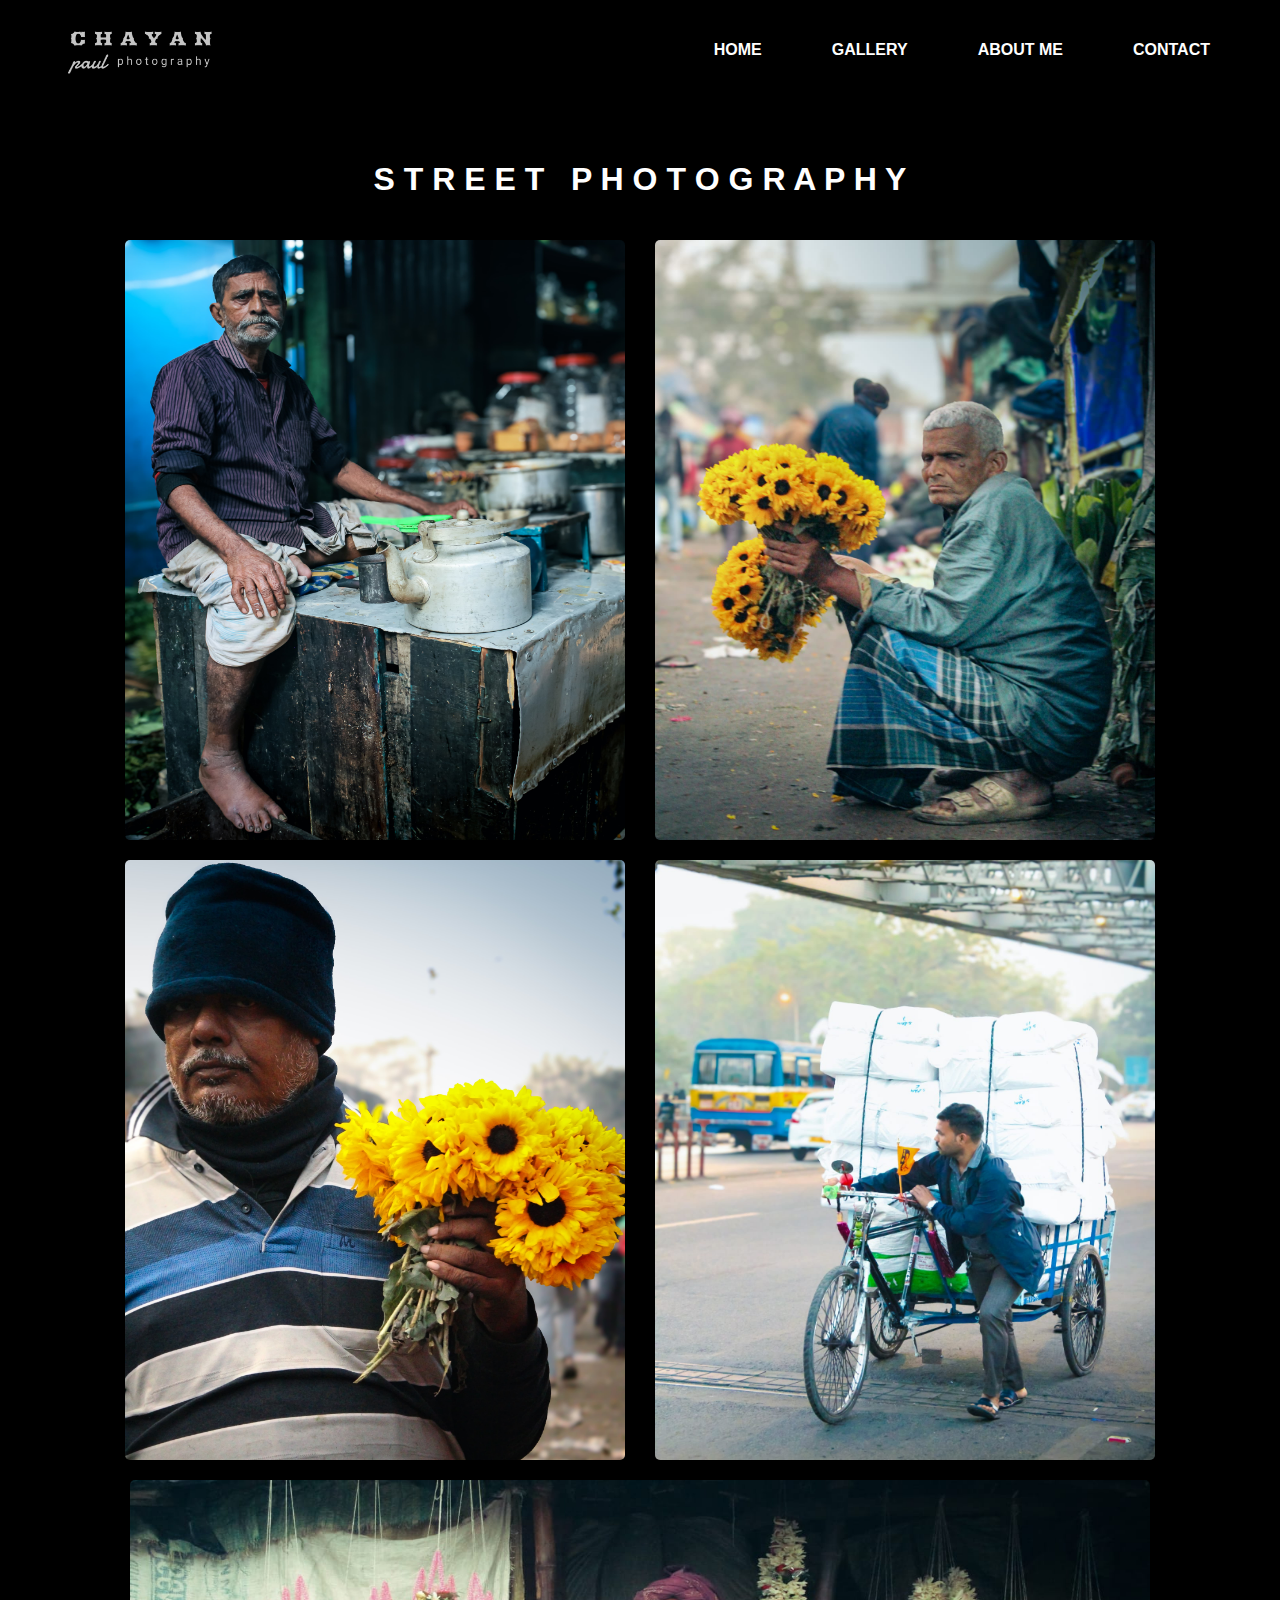
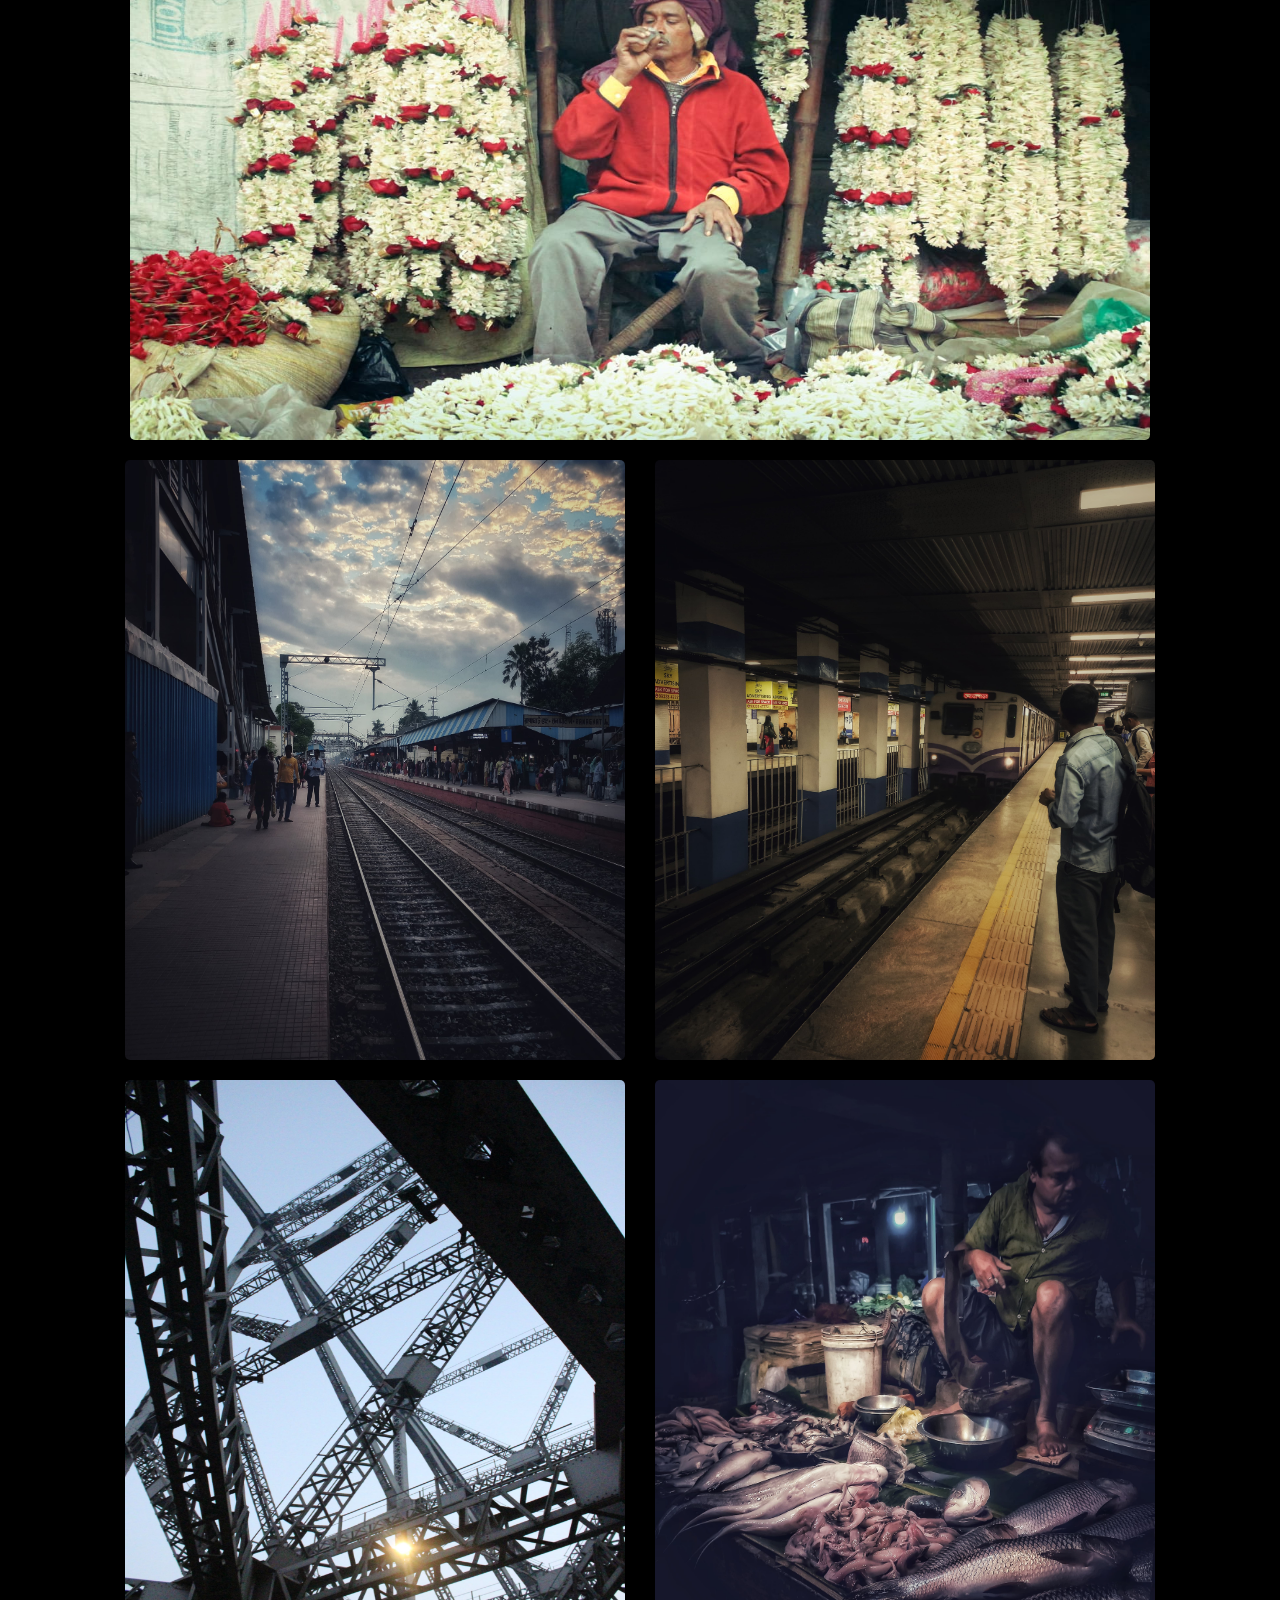
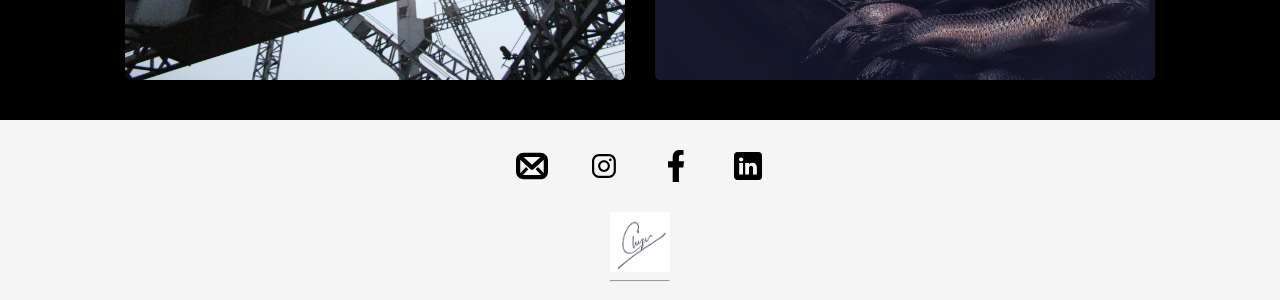
<file: street.html>
<html>
    <head>
        <title>Gallery</title>
        <link rel="stylesheet" href="street.css">
        <link rel="icon" type="image/jpg" href="fav.jpg">
    </head>
    <body>
        <div id="site">
            <div id="canvas">
                <div id="header-wrapper">
                    <header class="main-header">
                        <div class="logo">
                        <a href="home.html">
                            <img src="flower/logo-black.jpg">
                        </a>
                        </div>
                        <div id="navigation">
                            <nav>
                                <ul>
                                    <li><a href="home.html">HOME</a></li>
                                    <li><a href="gallery.html">GALLERY</a></li>
                                    <li><a href="about.html">ABOUT ME</a></li>
                                    <li><a href="#footer">CONTACT</a></li>
                                </ul>
                            </nav>
                        </div>
                    </header>
                </div>
                <div id="image">
                    <h1>S T R E E T &nbsp P H O T O G R A P H Y</h1>
                    <div class="col">
                        <div class="img-container"><img src="img/st1.jpg"></div>
                        <div class="img-container"><img src="img/st2.jpg"></div>
                    </div>
                    <div class="col">
                        <div class="img-container"><img src="img/st3.jpg"></div>
                        <div class="img-container"><img src="img/st4.jpg"></div>
                    </div>
                    <div class="row">                      
                        <div class="imgg"><img src="img/st5.jpg"></div>                        
                </div>
                <div class="col">
                    <div class="img-container"><img src="img/st8.jpg"></div>
                    <div class="img-container"><img src="img/st7.jpg"></div>
                </div> 
                <div class="col">
                    <div class="img-container"><img src="img/st6.jpg"></div>
                    <div class="img-container"><img src="img/st9.jpg"></div>
                </div>
                </div>
                
                <div id="footer">
                    <footer class="footer">
                        <div class="footer-icons">
                            <a href="mailto:palc74277@gmail.com" target="_blank">
                                <img src="icons/email-svgrepo-com.svg" alt="Email" class="footer-icon">
                            </a>
                            <a href="https://www.instagram.com/paul.shutterbug?igsh=NXc1aW14c2htNmQ2" target="_blank">
                                <img src="icons/instagram-logo-facebook-2-svgrepo-com.svg" alt="Instagram" class="footer-icon">
                            </a>
                            <a href="https://www.facebook.com/chayan.chootu?mibextid=ZbWKwL" target="_blank">
                                <img src="icons/facebook-176-svgrepo-com.svg" alt="Facebook" class="footer-icon">
                            </a>
                            <a href="https://www.linkedin.com/in/chayan-pal-580058260/" target="_blank">
                                <img src="icons/internet-linkedln-media-svgrepo-com.svg" alt="LinkedIn" class="footer-icon">
                            </a>
                        </div>
                        <div class="signature">
                            <a href="" target="blank">
                                <img src="home/ss.jpg" class="sign-img">
                            </a>
                            <hr style="color: black;">
                        </div>
                        
                    </footer>
                   
                </div>
            </div>
        </div>
    </body>
</html>
</file>
<file: about.css>
body, ul, li {
    margin: 0;
    padding: 0;
    list-style: none;
}

body {
    font-family: Arial, sans-serif;
}

/* Header layout */
.main-header {
    display: flex;
    justify-content: space-between;
    align-items: center;
    padding: 20px 50px;
    background-color: #ffffff;
    box-shadow: 0 2px 2px rgba(0, 0, 0, 0.1);
    
}

/* Logo styling */
.logo img {
    height: 60px;
    width: auto;
}

/* Navigation styling */
#navigation ul {
    display: flex;
    gap: 30px;
}

#navigation a {
    text-decoration: none;
    color: #333;
    font-weight: bold;
    font-size: 16px;
    padding: 10px 20px;
    transition: color 0.3s ease;
}

#navigation a:hover {
    background-color: #000;
    color: #fff;
    border-radius: 5px;
}

.about-img {
    display: flex;
    flex-direction: column;
    align-items: center;
    justify-content: center;
    padding: 60px 20px;
    text-align: center;
}

.about-image img {
    width: 300px;
    height: auto;
    border-radius: 10px;
    margin-bottom: 20px;
    box-shadow: 0 4px 12px rgba(0, 0, 0, 0.15);
}

.about-text {
    max-width: 700px;
    font-size: 18px;
    line-height: 1.6;
    color: #333;
}

.about-text p {
    margin-bottom: 15px;
    font-family: Garamond;
}

/* === Gear Section Styles === */
#gear {
    background-color: #f5f5f5;
    padding: 50px 20px;
    font-family: 'Segoe UI', Tahoma, Geneva, Verdana, sans-serif;
    
    /* Center the section */
    max-width: 1200px;        /* Controls content width */
    margin: 0 auto;           /* Horizontally center */
    text-align: center;       /* Center inline-block elements inside */
}

.mygear h1 {
    font-size: 36px;
    text-align: center;
    margin-bottom: 40px;
    color: #333;
    border-bottom: 3px solid #666;
    display: inline-block;
    padding-bottom: 10px;
}

#navi ul {
    list-style: none;
    text-align: center;
    padding: 0;
    margin: 30px 0;
}

#navi ul li {
    display: inline-block;
    margin: 0 15px;
}

#navi ul li a {
    text-decoration: none;
    color: #0077cc;
    font-weight: bold;
    font-size: 16px;
    transition: color 0.3s ease;
}

#navi ul li a:hover {
    color: #005fa3;
}

/* Section titles */
#f, #f2, #f3, #f4, #f5 {
    margin-top: 60px;
}

#f h1, #f2 h1, #f3 h1, #f4 h1, #f5 h1 {
    font-size: 28px;
    color: #444;
    
    
    margin-bottom: 20px;
}

/* Image grid container */
.img-container {
    display: inline-block;
    width: 200px;
    margin: 20px;
    text-align: center;
    vertical-align: top;
}

.img-container img {
    width: 100%;
    height: auto;
    border-radius: 10px;
    box-shadow: 0px 5px 15px rgba(0, 0, 0, 0.2);
    transition: transform 0.3s ease;
}

.img-container img:hover {
    transform: scale(1.05);
}

.img-container h2 {
    font-size: 16px;
    color: #333;
    margin-top: 10px;
    font-weight: 500;
}

/* Responsive Design */
@media (max-width: 768px) {
    .img-container {
        width: 100%;
        max-width: 300px;
        margin: 10px auto;
    }

    #navi ul li {
        display: block;
        margin: 10px 0;
    }
}

.footer {
    background-color: #f5f5f5;
    padding: 30px 0 10px;
    display: flex;
    flex-direction: column;
    align-items: center;
}

.footer-icons {
    display: flex;
    gap: 40px;
    margin-bottom: 20px;
}

.footer-icon {
    width: 32px;
    height: 32px;
    filter: brightness(0); /* make icons black */
    transition: transform 0.3s ease;
}

.footer-icon:hover {
    transform: scale(1.1);
}

.signature {
    margin-top: 10px;
}

.sign-img {
    height: 60px;
    width:60px;
    /* to blend better with background */
     /* optional: makes it black */
}
</file>
<file: bird.css>
body, ul, li {
    margin: 0;
    padding: 0;
    list-style: none;
    
    color: white;
    font-family: 'Segoe UI', Tahoma, Geneva, Verdana, sans-serif;
}

body {
    font-family: Arial, sans-serif;
}

/* Header layout */
.main-header {
    display: flex;
    justify-content: space-between;
    align-items: center;
    padding: 20px 50px;
    background-color: white;
    box-shadow: 0 2px 2px rgba(0, 0, 0, 0.1);
    
}

/* Logo styling */
.logo img {
    height: 60px;
    width: auto;
}

/* Navigation styling */
#navigation ul {
    display: flex;
    gap: 30px;
}

#navigation a {
    text-decoration: none;
    color: black;
    font-weight: bold;
    font-size: 16px;
    padding: 10px 20px;
    transition: color 0.3s ease;
}

#navigation a:hover {
    background-color: #000;
    color: #fff;
    border-radius: 5px;
}

#image {
    background-color: white;
    padding: 40px 20px;
    display: grid;
    gap: 20px;
}
.row{
    display: flex;
    justify-content: center;
}
.imgg img{
    width: 1020px;
    height: 600px;
    justify-content: center;
    margin: 0 auto;
    border-radius: 5px;
}
.col {
    display: flex;
    justify-content: center;
    gap: 30px;
    
}

.img-container img {
    width: 500px; /* adjust to your preferred size */
    height: 600px;
    border-radius: 5px;
    transition: transform 0.3s ease-in-out;
}

h1{
    color:black;
    text-align:  center;
    
}
.img-container1 img{
    width: 300px;
    height: 550px ;
    border-radius: 5px;
}

.footer {
    background-color: #f5f5f5;
    padding: 30px 0 10px;
    display: flex;
    flex-direction: column;
    align-items: center;
}

.footer-icons {
    display: flex;
    gap: 40px;
    margin-bottom: 20px;
}

.footer-icon {
    width: 32px;
    height: 32px;
    filter: brightness(0); /* make icons black */
    transition: transform 0.3s ease;
}

.footer-icon:hover {
    transform: scale(1.1);
}

.signature {
    margin-top: 10px;
}

.sign-img {
    height: 60px;
    width:60px;
    /* to blend better with background */
     /* optional: makes it black */
}
</file>
<file: concert.css>
body, ul, li {
    margin: 0;
    padding: 0;
    list-style: none;
    
    color: white;
    font-family: 'Segoe UI', Tahoma, Geneva, Verdana, sans-serif;
}

body {
    font-family: Arial, sans-serif;
}

/* Header layout */
.main-header {
    display: flex;
    justify-content: space-between;
    align-items: center;
    padding: 20px 50px;
    background-color: black;
    box-shadow: 0 2px 2px rgba(0, 0, 0, 0.1);
    
}

/* Logo styling */
.logo img {
    height: 60px;
    width: auto;
}

/* Navigation styling */
#navigation ul {
    display: flex;
    gap: 30px;
}

#navigation a {
    text-decoration: none;
    color: white;
    font-weight: bold;
    font-size: 16px;
    padding: 10px 20px;
    transition: color 0.3s ease;
}

#navigation a:hover {
    background-color: #fff;
    color: #000;
    border-radius: 5px;
}

#image {
    background-color: #000;
    padding: 40px 20px;
    display: grid;
    gap: 20px;
}

.col {
    display: flex;
    justify-content: center;
    gap: 20px;
    
}

.img-container img {
    width: 400px; /* adjust to your preferred size */
    height: 600px;
    border-radius: 5px;
    transition: transform 0.3s ease-in-out;
}

h1{
    color:white;
    text-align:  center;
    
}

.footer {
    background-color: #f5f5f5;
    padding: 30px 0 10px;
    display: flex;
    flex-direction: column;
    align-items: center;
}

.footer-icons {
    display: flex;
    gap: 40px;
    margin-bottom: 20px;
}

.footer-icon {
    width: 32px;
    height: 32px;
    filter: brightness(0); /* make icons black */
    transition: transform 0.3s ease;
}

.footer-icon:hover {
    transform: scale(1.1);
}

.signature {
    margin-top: 10px;
}

.sign-img {
    height: 60px;
    width:60px;
    /* to blend better with background */
     /* optional: makes it black */
}
</file>
<file: documentary.css>
body, ul, li {
    margin: 0;
    padding: 0;
    list-style: none;
    
    color: white;
    font-family: 'Segoe UI', Tahoma, Geneva, Verdana, sans-serif;
}

body {
    font-family: Arial, sans-serif;
}

/* Header layout */
.main-header {
    display: flex;
    justify-content: space-between;
    align-items: center;
    padding: 20px 50px;
    background-color: black;
    box-shadow: 0 2px 2px rgba(0, 0, 0, 0.1);
    
}

/* Logo styling */
.logo img {
    height: 60px;
    width: auto;
}

/* Navigation styling */
#navigation ul {
    display: flex;
    gap: 30px;
}

#navigation a {
    text-decoration: none;
    color: white;
    font-weight: bold;
    font-size: 16px;
    padding: 10px 20px;
    transition: color 0.3s ease;
}

#navigation a:hover {
    background-color: #fff;
    color: #000;
    border-radius: 5px;
}

#image {
    background-color: #000;
    padding: 40px 20px;
    display: grid;
    gap: 20px;
}
.row{
    display: flex;
    justify-content: center;
}
.imgg img{
    width: 1020px;
    height: 560px;
    justify-content: center;
    margin: 0 auto;
    border-radius: 5px;
}
.col {
    display: flex;
    justify-content: center;
    gap: 30px;
    
}

.img-container img {
    width: 500px; /* adjust to your preferred size */
    height: 600px;
    border-radius: 5px;
    transition: transform 0.3s ease-in-out;
}

h1{
    color:white;
    text-align:  center;
    
}
.img-container1 img{
    width: 300px;
    height: 550px ;
    border-radius: 5px;
}

.footer {
    background-color: #f5f5f5;
    padding: 30px 0 10px;
    display: flex;
    flex-direction: column;
    align-items: center;
}

.footer-icons {
    display: flex;
    gap: 40px;
    margin-bottom: 20px;
}

.footer-icon {
    width: 32px;
    height: 32px;
    filter: brightness(0); /* make icons black */
    transition: transform 0.3s ease;
}

.footer-icon:hover {
    transform: scale(1.1);
}

.signature {
    margin-top: 10px;
}

.sign-img {
    height: 60px;
    width:60px;
    /* to blend better with background */
     /* optional: makes it black */
}
</file>
<file: festival.css>
body, ul, li {
    margin: 0;
    padding: 0;
    list-style: none;
    
    color: white;
    font-family: 'Segoe UI', Tahoma, Geneva, Verdana, sans-serif;
}

body {
    font-family: Arial, sans-serif;
}

/* Header layout */
.main-header {
    display: flex;
    justify-content: space-between;
    align-items: center;
    padding: 20px 50px;
    background-color: black;
    box-shadow: 0 2px 2px rgba(0, 0, 0, 0.1);
    
}

/* Logo styling */
.logo img {
    height: 60px;
    width: auto;
}

/* Navigation styling */
#navigation ul {
    display: flex;
    gap: 30px;
}

#navigation a {
    text-decoration: none;
    color: white;
    font-weight: bold;
    font-size: 16px;
    padding: 10px 20px;
    transition: color 0.3s ease;
}

#navigation a:hover {
    background-color: #fff;
    color: #000;
    border-radius: 5px;
}

#image {
    background-color: #000;
    padding: 40px 20px;
    display: grid;
    gap: 20px;
}
.row{
    display: flex;
    justify-content: center;
}
.imgg img{
    width: 1020px;
    height: 560px;
    justify-content: center;
    margin: 0 auto;
    border-radius: 5px;
}
.col {
    display: flex;
    justify-content: center;
    gap: 30px;
    
}

.img-container img {
    width: 500px; /* adjust to your preferred size */
    height: 600px;
    border-radius: 5px;
    transition: transform 0.3s ease-in-out;
}

h1{
    color:white;
    text-align:  center;
    
}
.img-container1 img{
    width: 300px;
    height: 550px ;
    border-radius: 5px;
}

.footer {
    background-color: #f5f5f5;
    padding: 30px 0 10px;
    display: flex;
    flex-direction: column;
    align-items: center;
}

.footer-icons {
    display: flex;
    gap: 40px;
    margin-bottom: 20px;
}

.footer-icon {
    width: 32px;
    height: 32px;
    filter: brightness(0); /* make icons black */
    transition: transform 0.3s ease;
}

.footer-icon:hover {
    transform: scale(1.1);
}

.signature {
    margin-top: 10px;
}

.sign-img {
    height: 60px;
    width:60px;
    /* to blend better with background */
     /* optional: makes it black */
}
</file>
<file: flower.css>
body, ul, li {
    margin: 0;
    padding: 0;
    list-style: none;
    
    color: white;
    font-family: 'Segoe UI', Tahoma, Geneva, Verdana, sans-serif;
}

body {
    font-family: Arial, sans-serif;
}

/* Header layout */
.main-header {
    display: flex;
    justify-content: space-between;
    align-items: center;
    padding: 20px 50px;
    background-color: black;
    box-shadow: 0 2px 2px rgba(0, 0, 0, 0.1);
    
}

/* Logo styling */
.logo img {
    height: 60px;
    width: auto;
}

/* Navigation styling */
#navigation ul {
    display: flex;
    gap: 30px;
}

#navigation a {
    text-decoration: none;
    color: white;
    font-weight: bold;
    font-size: 16px;
    padding: 10px 20px;
    transition: color 0.3s ease;
}

#navigation a:hover {
    background-color: #fff;
    color: #000;
    border-radius: 5px;
}

#image {
    background-color: #000;
    padding: 40px 20px;
    display: grid;
    gap: 20px;
}

.col {
    display: flex;
    justify-content: center;
    gap: 30px;
    
}

.img-container img {
    width: 500px; /* adjust to your preferred size */
    height: 600px;
    border-radius: 5px;
    transition: transform 0.3s ease-in-out;
}

h1{
    color:white;
    text-align:  center;
    
}
.img-container1 img{
    width: 300px;
    height: 550px ;
    border-radius: 5px;
}

.footer {
    background-color: #f5f5f5;
    padding: 30px 0 10px;
    display: flex;
    flex-direction: column;
    align-items: center;
}

.footer-icons {
    display: flex;
    gap: 40px;
    margin-bottom: 20px;
}

.footer-icon {
    width: 32px;
    height: 32px;
    filter: brightness(0); /* make icons black */
    transition: transform 0.3s ease;
}

.footer-icon:hover {
    transform: scale(1.1);
}

.signature {
    margin-top: 10px;
}

.sign-img {
    height: 60px;
    width:60px;
    /* to blend better with background */
     /* optional: makes it black */
}
</file>
<file: gallery.css>
body, ul, li {
    margin: 0;
    padding: 0;
    list-style: none;
    color: black;
    font-family: 'Segoe UI', Tahoma, Geneva, Verdana, sans-serif;
}

body {
    font-family: Arial, sans-serif;
}

/* Header layout */
.main-header {
    display: flex;
    justify-content: space-between;
    align-items: center;
    padding: 20px 50px;
    background-color: #ffffff;
    box-shadow: 0 2px 2px rgba(0, 0, 0, 0.1);
    
}

/* Logo styling */
.logo img {
    height: 60px;
    width: auto;
}

/* Navigation styling */
#navigation ul {
    display: flex;
    gap: 30px;
}

#navigation a {
    text-decoration: none;
    color: #333;
    font-weight: bold;
    font-size: 16px;
    padding: 10px 20px;
    transition: color 0.3s ease;
}

#navigation a:hover {
    background-color: #000;
    color: #fff;
    border-radius: 5px;
}


h1{
    font-family: fantasy;
}

#gallery {
    padding: 60px 20px;
}

.gallery-title {
    font-size: 3em;
    text-align: center;
    margin-bottom: 40px;
    font-weight: 400;
    letter-spacing: 2px;
}

.gallery-grid {
    display: grid;
    grid-template-columns: repeat(auto-fit, minmax(350px, 1fr));
    gap: 40px;
    max-width: 1100px;
    margin: 0 auto;
}

.img-container {
    display: flex;
    flex-direction: column;
    align-items: flex-start;
}

.img-container img {
    width: 100%;
    border-radius: 5px;
    transition: transform 0.3s ease-in-out;
}

.img-container img:hover {
    transform: scale(1.03);
}

.img-container h2 {
    margin-top: 10px;
    font-size: 1em;
    color: black;
    
}
.footer {
    background-color: #f5f5f5;
    padding: 30px 0 10px;
    display: flex;
    flex-direction: column;
    align-items: center;
}

.footer-icons {
    display: flex;
    gap: 40px;
    margin-bottom: 20px;
}

.footer-icon {
    width: 32px;
    height: 32px;
    filter: brightness(0); /* make icons black */
    transition: transform 0.3s ease;
}

.footer-icon:hover {
    transform: scale(1.1);
}

.signature {
    margin-top: 10px;
}

.sign-img {
    height: 60px;
    width:60px;
    /* to blend better with background */
     /* optional: makes it black */
}
</file>
<file: kolkata.css>
body, ul, li {
    margin: 0;
    padding: 0;
    list-style: none;
    
    color: white;
    font-family: 'Segoe UI', Tahoma, Geneva, Verdana, sans-serif;
}

body {
    font-family: Arial, sans-serif;
}

/* Header layout */
.main-header {
    display: flex;
    justify-content: space-between;
    align-items: center;
    padding: 20px 50px;
    background-color: black;
    box-shadow: 0 2px 2px rgba(0, 0, 0, 0.1);
    
}

/* Logo styling */
.logo img {
    height: 60px;
    width: auto;
}

/* Navigation styling */
#navigation ul {
    display: flex;
    gap: 30px;
}

#navigation a {
    text-decoration: none;
    color: white;
    font-weight: bold;
    font-size: 16px;
    padding: 10px 20px;
    transition: color 0.3s ease;
}

#navigation a:hover {
    background-color: #fff;
    color: #000;
    border-radius: 5px;
}

#image {
    background-color: #000;
    padding: 40px 20px;
    display: grid;
    gap: 20px;
}
.row{
    display: flex;
    justify-content: center;
}
.imgg img{
    width: 1020px;
    height: 560px;
    justify-content: center;
    margin: 0 auto;
    border-radius: 5px;
}
.col {
    display: flex;
    justify-content: center;
    gap: 30px;
    
}

.img-container img {
    width: 500px; /* adjust to your preferred size */
    height: 600px;
    border-radius: 5px;
    transition: transform 0.3s ease-in-out;
}

h1{
    color:white;
    text-align:  center;
    
}
.img-container1 img{
    width: 300px;
    height: 550px ;
    border-radius: 5px;
}

.footer {
    background-color: #f5f5f5;
    padding: 30px 0 10px;
    display: flex;
    flex-direction: column;
    align-items: center;
}

.footer-icons {
    display: flex;
    gap: 40px;
    margin-bottom: 20px;
}

.footer-icon {
    width: 32px;
    height: 32px;
    filter: brightness(0); /* make icons black */
    transition: transform 0.3s ease;
}

.footer-icon:hover {
    transform: scale(1.1);
}

.signature {
    margin-top: 10px;
}

.sign-img {
    height: 60px;
    width:60px;
    /* to blend better with background */
     /* optional: makes it black */
}
</file>
<file: landscape.css>
body, ul, li {
    margin: 0;
    padding: 0;
    list-style: none;
    
    color: white;
    font-family: 'Segoe UI', Tahoma, Geneva, Verdana, sans-serif;
}

body {
    font-family: Arial, sans-serif;
}

/* Header layout */
.main-header {
    display: flex;
    justify-content: space-between;
    align-items: center;
    padding: 20px 50px;
    background-color: black;
    box-shadow: 0 2px 2px rgba(0, 0, 0, 0.1);
    
}

/* Logo styling */
.logo img {
    height: 60px;
    width: auto;
}

/* Navigation styling */
#navigation ul {
    display: flex;
    gap: 30px;
}

#navigation a {
    text-decoration: none;
    color: white;
    font-weight: bold;
    font-size: 16px;
    padding: 10px 20px;
    transition: color 0.3s ease;
}

#navigation a:hover {
    background-color: #fff;
    color: #000;
    border-radius: 5px;
}

#image {
    background-color: #000;
    padding: 40px 20px;
    display: grid;
    gap: 20px;
}
.row{
    display: flex;
    justify-content: center;
    gap: 30px;
}
.imgg img{
    width: 600px;
    height: 400px;
    justify-content: center;
    margin: 0 auto;
    border-radius: 5px;
}
.col {
    display: flex;
    justify-content: center;
    gap: 30px;
    
}

.img-container img {
    width: 500px; /* adjust to your preferred size */
    height: 650px;
    border-radius: 5px;
    transition: transform 0.3s ease-in-out;
}

h1{
    color:white;
    text-align:  center;
    
}
.img-container1 img{
    width: 300px;
    height: 550px ;
    border-radius: 5px;
}

.footer {
    background-color: #f5f5f5;
    padding: 30px 0 10px;
    display: flex;
    flex-direction: column;
    align-items: center;
}

.footer-icons {
    display: flex;
    gap: 40px;
    margin-bottom: 20px;
}

.footer-icon {
    width: 32px;
    height: 32px;
    filter: brightness(0); /* make icons black */
    transition: transform 0.3s ease;
}

.footer-icon:hover {
    transform: scale(1.1);
}

.signature {
    margin-top: 10px;
}

.sign-img {
    height: 60px;
    width:60px;
    /* to blend better with background */
     /* optional: makes it black */
}
</file>
<file: random.css>
body, ul, li {
    margin: 0;
    padding: 0;
    list-style: none;
    
    color: white;
    font-family: 'Segoe UI', Tahoma, Geneva, Verdana, sans-serif;
}

body {
    font-family: Arial, sans-serif;
}

/* Header layout */
.main-header {
    display: flex;
    justify-content: space-between;
    align-items: center;
    padding: 20px 50px;
    background-color: black;
    box-shadow: 0 2px 2px rgba(0, 0, 0, 0.1);
    
}

/* Logo styling */
.logo img {
    height: 60px;
    width: auto;
}

/* Navigation styling */
#navigation ul {
    display: flex;
    gap: 30px;
}

#navigation a {
    text-decoration: none;
    color: white;
    font-weight: bold;
    font-size: 16px;
    padding: 10px 20px;
    transition: color 0.3s ease;
}

#navigation a:hover {
    background-color: #fff;
    color: #000;
    border-radius: 5px;
}

#image {
    background-color: #000;
    padding: 40px 20px;
    display: grid;
    gap: 20px;
}
.row{
    display: flex;
    justify-content: center;
    gap: 30px;
}
.imgg img{
    width: 500px;
    height: 400px;
    justify-content: center;
    margin: 0 auto;
    border-radius: 5px;
}
.col {
    display: flex;
    justify-content: center;
    gap: 30px;
    
}

.img-container img {
    width: 500px; /* adjust to your preferred size */
    height: 650px;
    border-radius: 5px;
    transition: transform 0.3s ease-in-out;
}

h1{
    color:white;
    text-align:  center;
    
}
.img-container1 img{
    width: 300px;
    height: 550px ;
    border-radius: 5px;
}

.footer {
    background-color: #f5f5f5;
    padding: 30px 0 10px;
    display: flex;
    flex-direction: column;
    align-items: center;
}

.footer-icons {
    display: flex;
    gap: 40px;
    margin-bottom: 20px;
}

.footer-icon {
    width: 32px;
    height: 32px;
    filter: brightness(0); /* make icons black */
    transition: transform 0.3s ease;
}

.footer-icon:hover {
    transform: scale(1.1);
}

.signature {
    margin-top: 10px;
}

.sign-img {
    height: 60px;
    width:60px;
    /* to blend better with background */
     /* optional: makes it black */
}
</file>
<file: sports.css>
body, ul, li {
    margin: 0;
    padding: 0;
    list-style: none;
    
    color: white;
    font-family: 'Segoe UI', Tahoma, Geneva, Verdana, sans-serif;
}

body {
    font-family: Arial, sans-serif;
}

/* Header layout */
.main-header {
    display: flex;
    justify-content: space-between;
    align-items: center;
    padding: 20px 50px;
    background-color: black;
    box-shadow: 0 2px 2px rgba(0, 0, 0, 0.1);
    
}

/* Logo styling */
.logo img {
    height: 60px;
    width: auto;
}

/* Navigation styling */
#navigation ul {
    display: flex;
    gap: 30px;
}

#navigation a {
    text-decoration: none;
    color: white;
    font-weight: bold;
    font-size: 16px;
    padding: 10px 20px;
    transition: color 0.3s ease;
}

#navigation a:hover {
    background-color: #fff;
    color: #000;
    border-radius: 5px;
}

#image {
    background-color: #000;
    padding: 40px 20px;
    display: grid;
    gap: 20px;
}
.row{
    display: flex;
    justify-content: center;
}
.imgg img{
    width: 1020px;
    height: 560px;
    justify-content: center;
    margin: 0 auto;
    border-radius: 5px;
}
.col {
    display: flex;
    justify-content: center;
    gap: 30px;
    
}

.img-container img {
    width: 500px; /* adjust to your preferred size */
    height: 600px;
    border-radius: 5px;
    transition: transform 0.3s ease-in-out;
}

h1{
    color:white;
    text-align:  center;
    
}
.img-container1 img{
    width: 300px;
    height: 550px ;
    border-radius: 5px;
}

.footer {
    background-color: #f5f5f5;
    padding: 30px 0 10px;
    display: flex;
    flex-direction: column;
    align-items: center;
}

.footer-icons {
    display: flex;
    gap: 40px;
    margin-bottom: 20px;
}

.footer-icon {
    width: 32px;
    height: 32px;
    filter: brightness(0); /* make icons black */
    transition: transform 0.3s ease;
}

.footer-icon:hover {
    transform: scale(1.1);
}

.signature {
    margin-top: 10px;
}

.sign-img {
    height: 60px;
    width:60px;
    /* to blend better with background */
     /* optional: makes it black */
}
</file>
<file: street.css>
body, ul, li {
    margin: 0;
    padding: 0;
    list-style: none;
    
    color: white;
    font-family: 'Segoe UI', Tahoma, Geneva, Verdana, sans-serif;
}

body {
    font-family: Arial, sans-serif;
}

/* Header layout */
.main-header {
    display: flex;
    justify-content: space-between;
    align-items: center;
    padding: 20px 50px;
    background-color: black;
    box-shadow: 0 2px 2px rgba(0, 0, 0, 0.1);
    
}

/* Logo styling */
.logo img {
    height: 60px;
    width: auto;
}

/* Navigation styling */
#navigation ul {
    display: flex;
    gap: 30px;
}

#navigation a {
    text-decoration: none;
    color: white;
    font-weight: bold;
    font-size: 16px;
    padding: 10px 20px;
    transition: color 0.3s ease;
}

#navigation a:hover {
    background-color: #fff;
    color: #000;
    border-radius: 5px;
}

#image {
    background-color: #000;
    padding: 40px 20px;
    display: grid;
    gap: 20px;
}
.row{
    display: flex;
    justify-content: center;
}
.imgg img{
    width: 1020px;
    height: 560px;
    justify-content: center;
    margin: 0 auto;
    border-radius: 5px;
}
.col {
    display: flex;
    justify-content: center;
    gap: 30px;
    
}

.img-container img {
    width: 500px; /* adjust to your preferred size */
    height: 600px;
    border-radius: 5px;
    transition: transform 0.3s ease-in-out;
}

h1{
    color:white;
    text-align:  center;
    
}
.img-container1 img{
    width: 300px;
    height: 550px ;
    border-radius: 5px;
}

.footer {
    background-color: #f5f5f5;
    padding: 30px 0 10px;
    display: flex;
    flex-direction: column;
    align-items: center;
}

.footer-icons {
    display: flex;
    gap: 40px;
    margin-bottom: 20px;
}

.footer-icon {
    width: 32px;
    height: 32px;
    filter: brightness(0); /* make icons black */
    transition: transform 0.3s ease;
}

.footer-icon:hover {
    transform: scale(1.1);
}

.signature {
    margin-top: 10px;
}

.sign-img {
    height: 60px;
    width:60px;
    /* to blend better with background */
     /* optional: makes it black */
}
</file>
